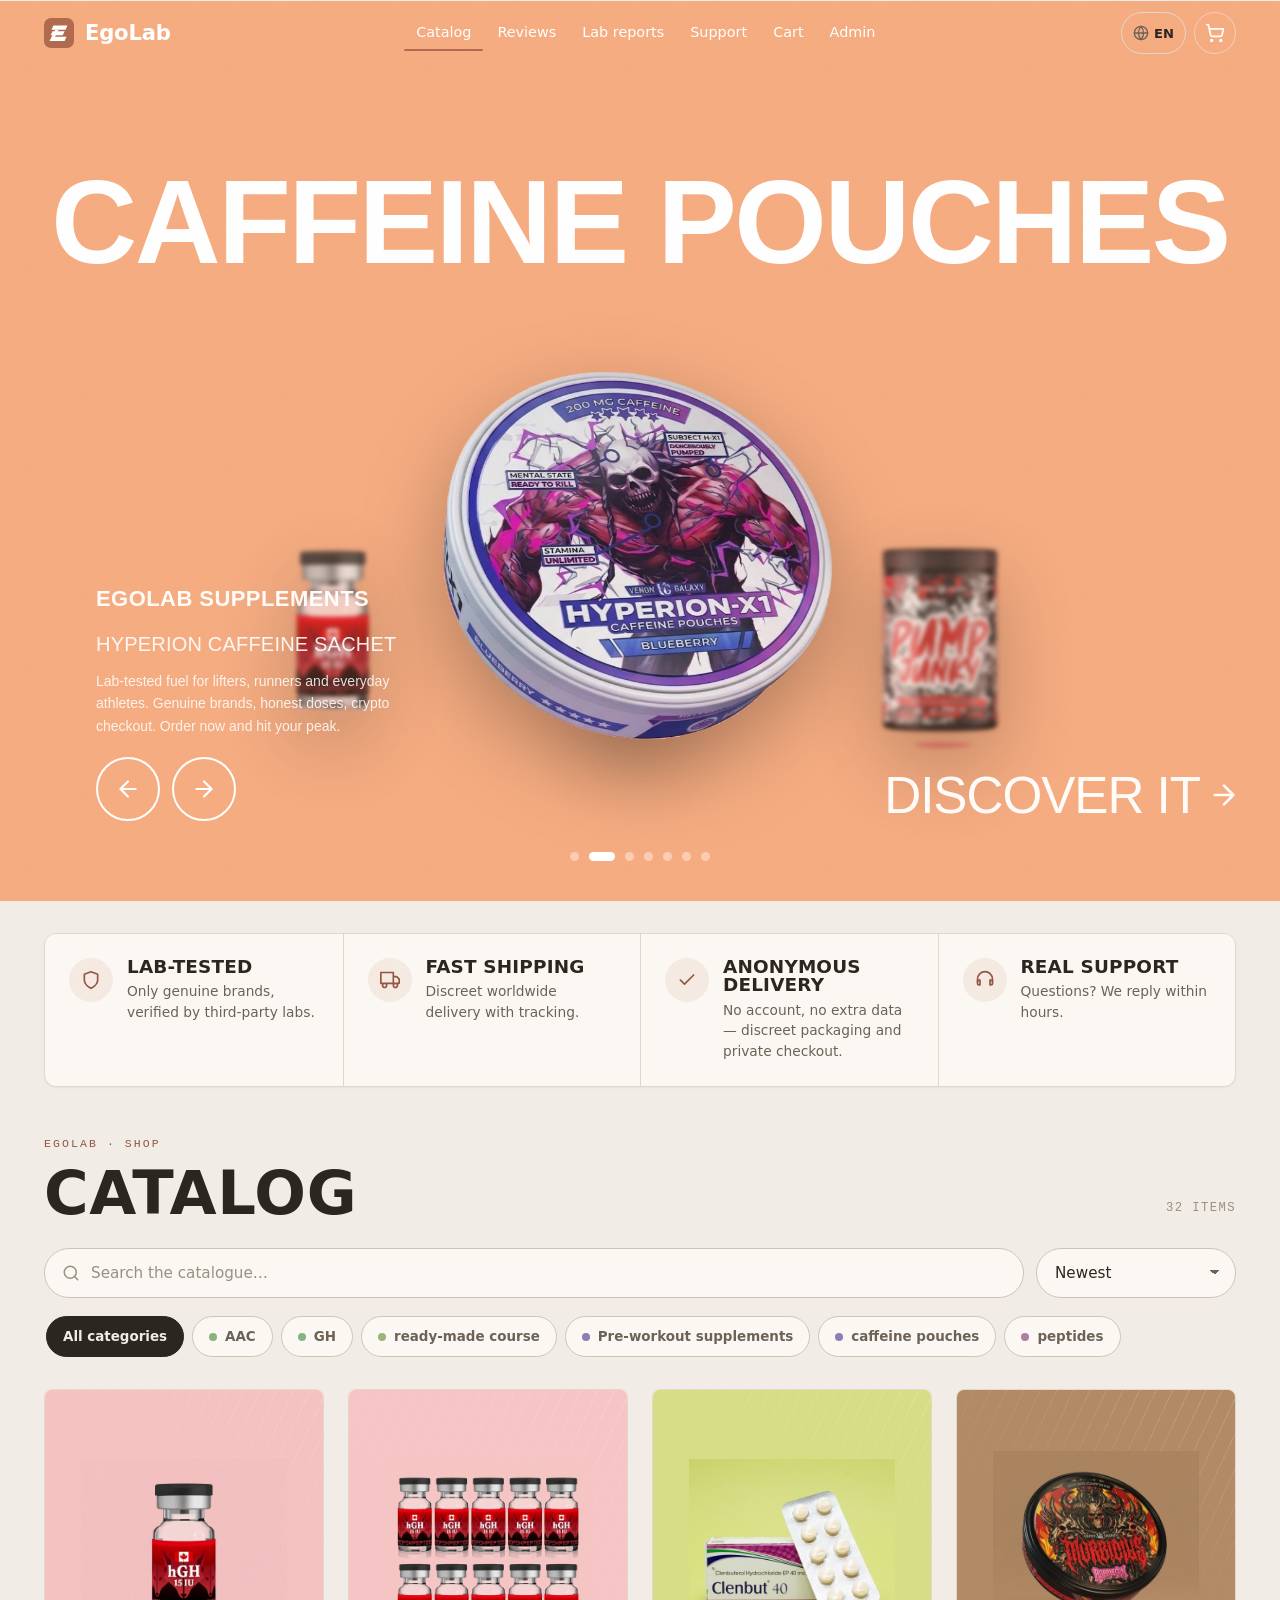
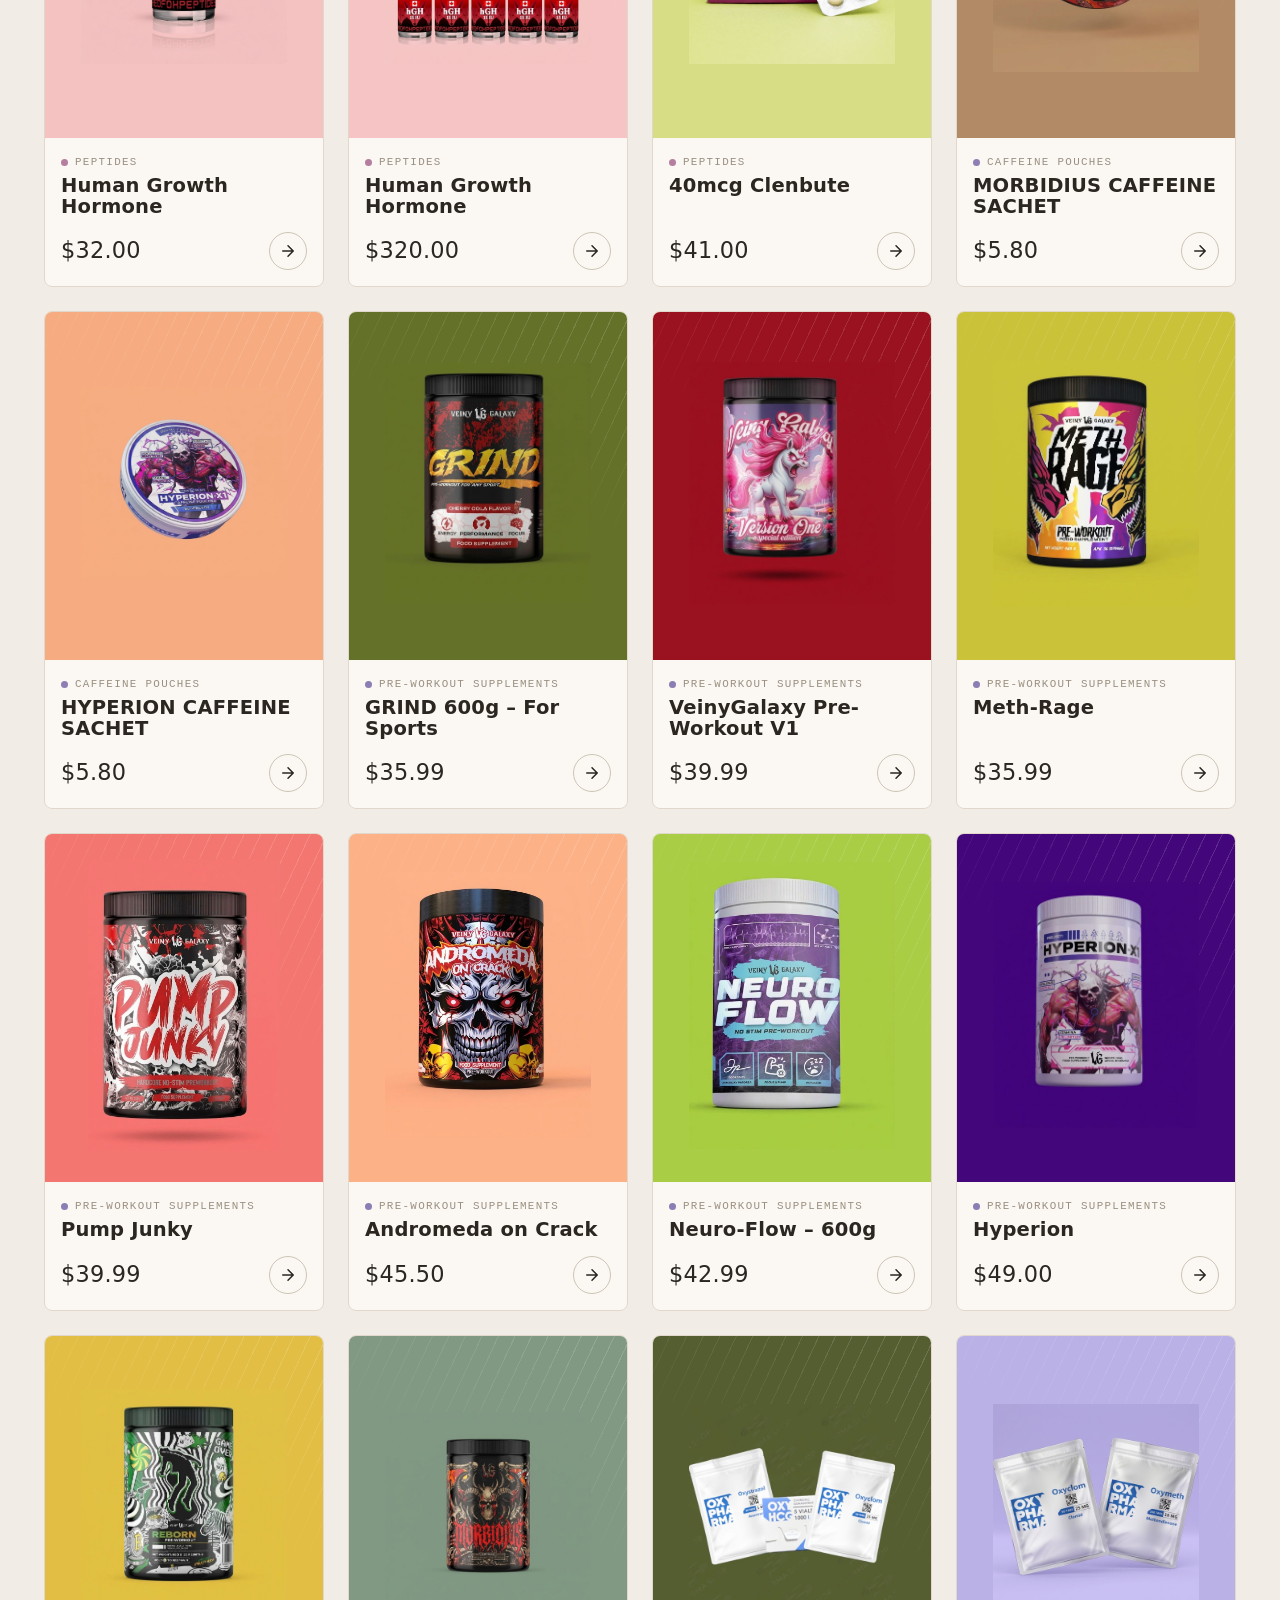
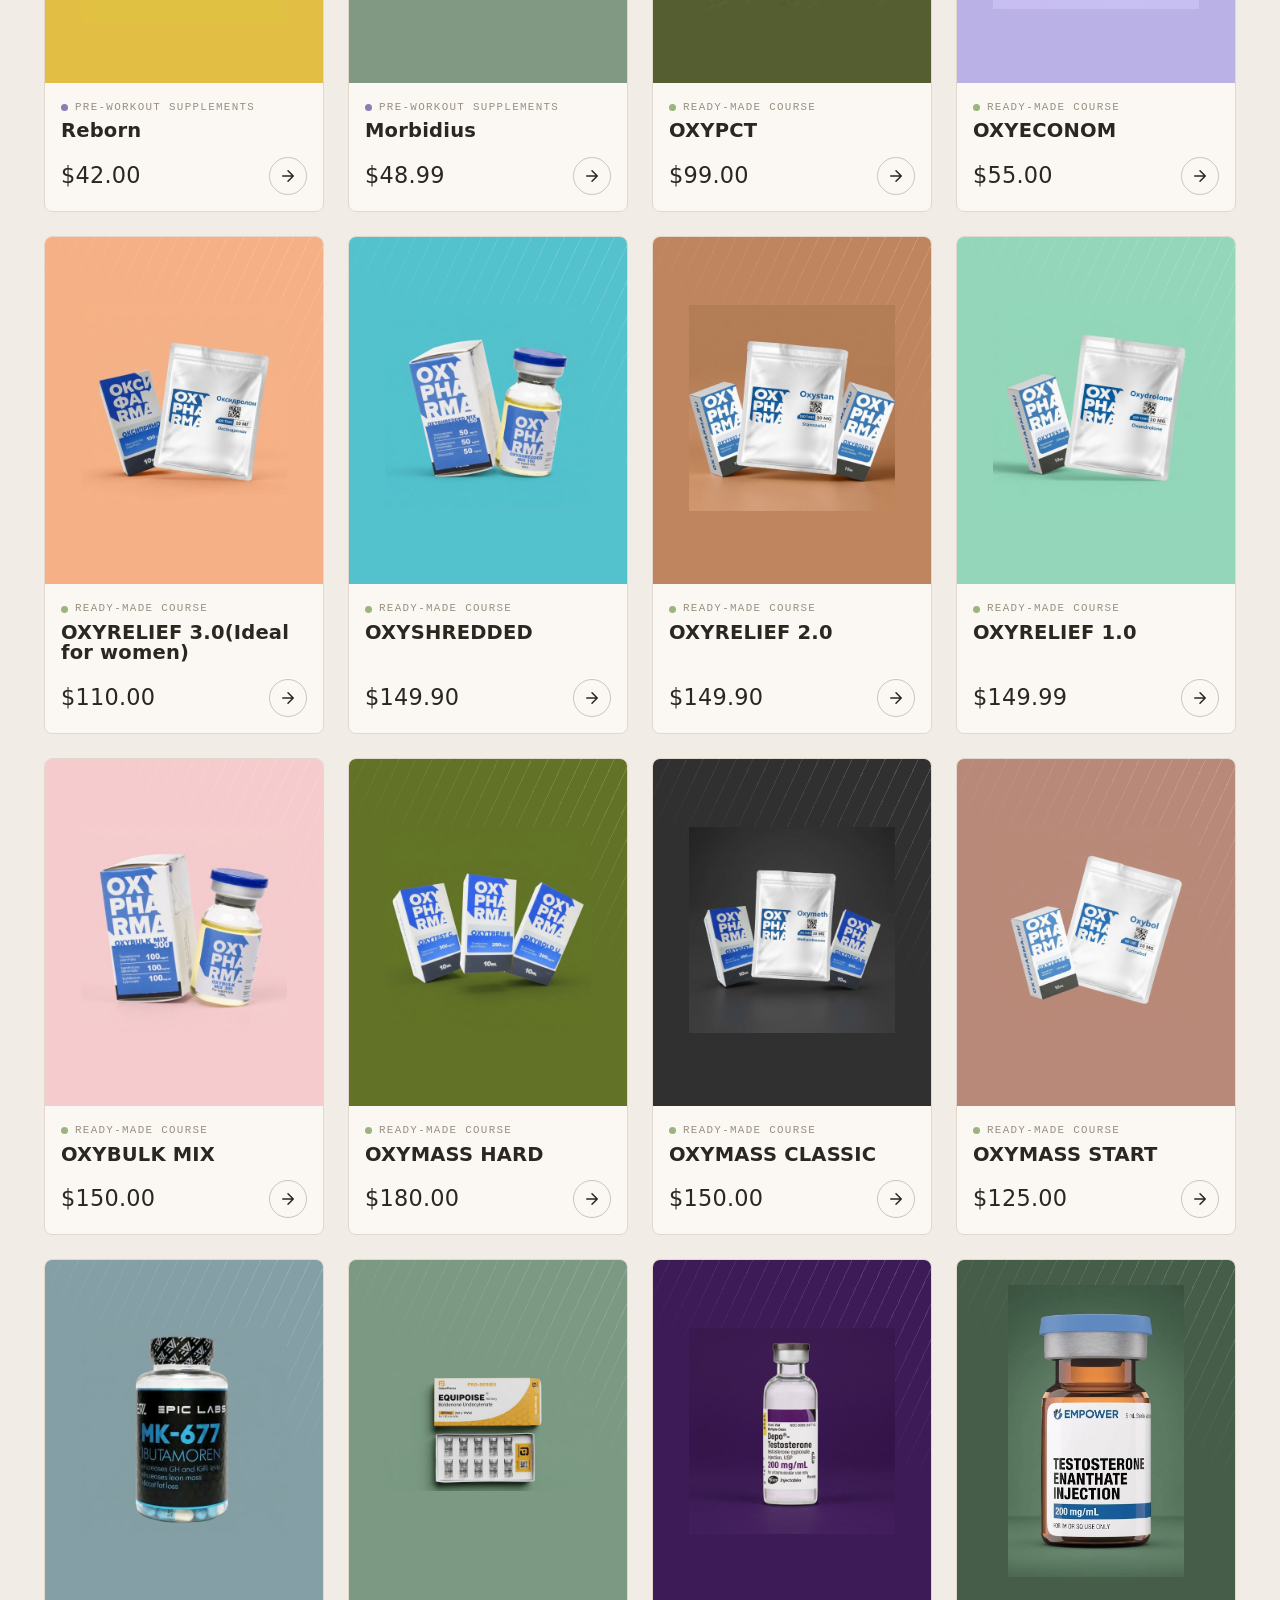
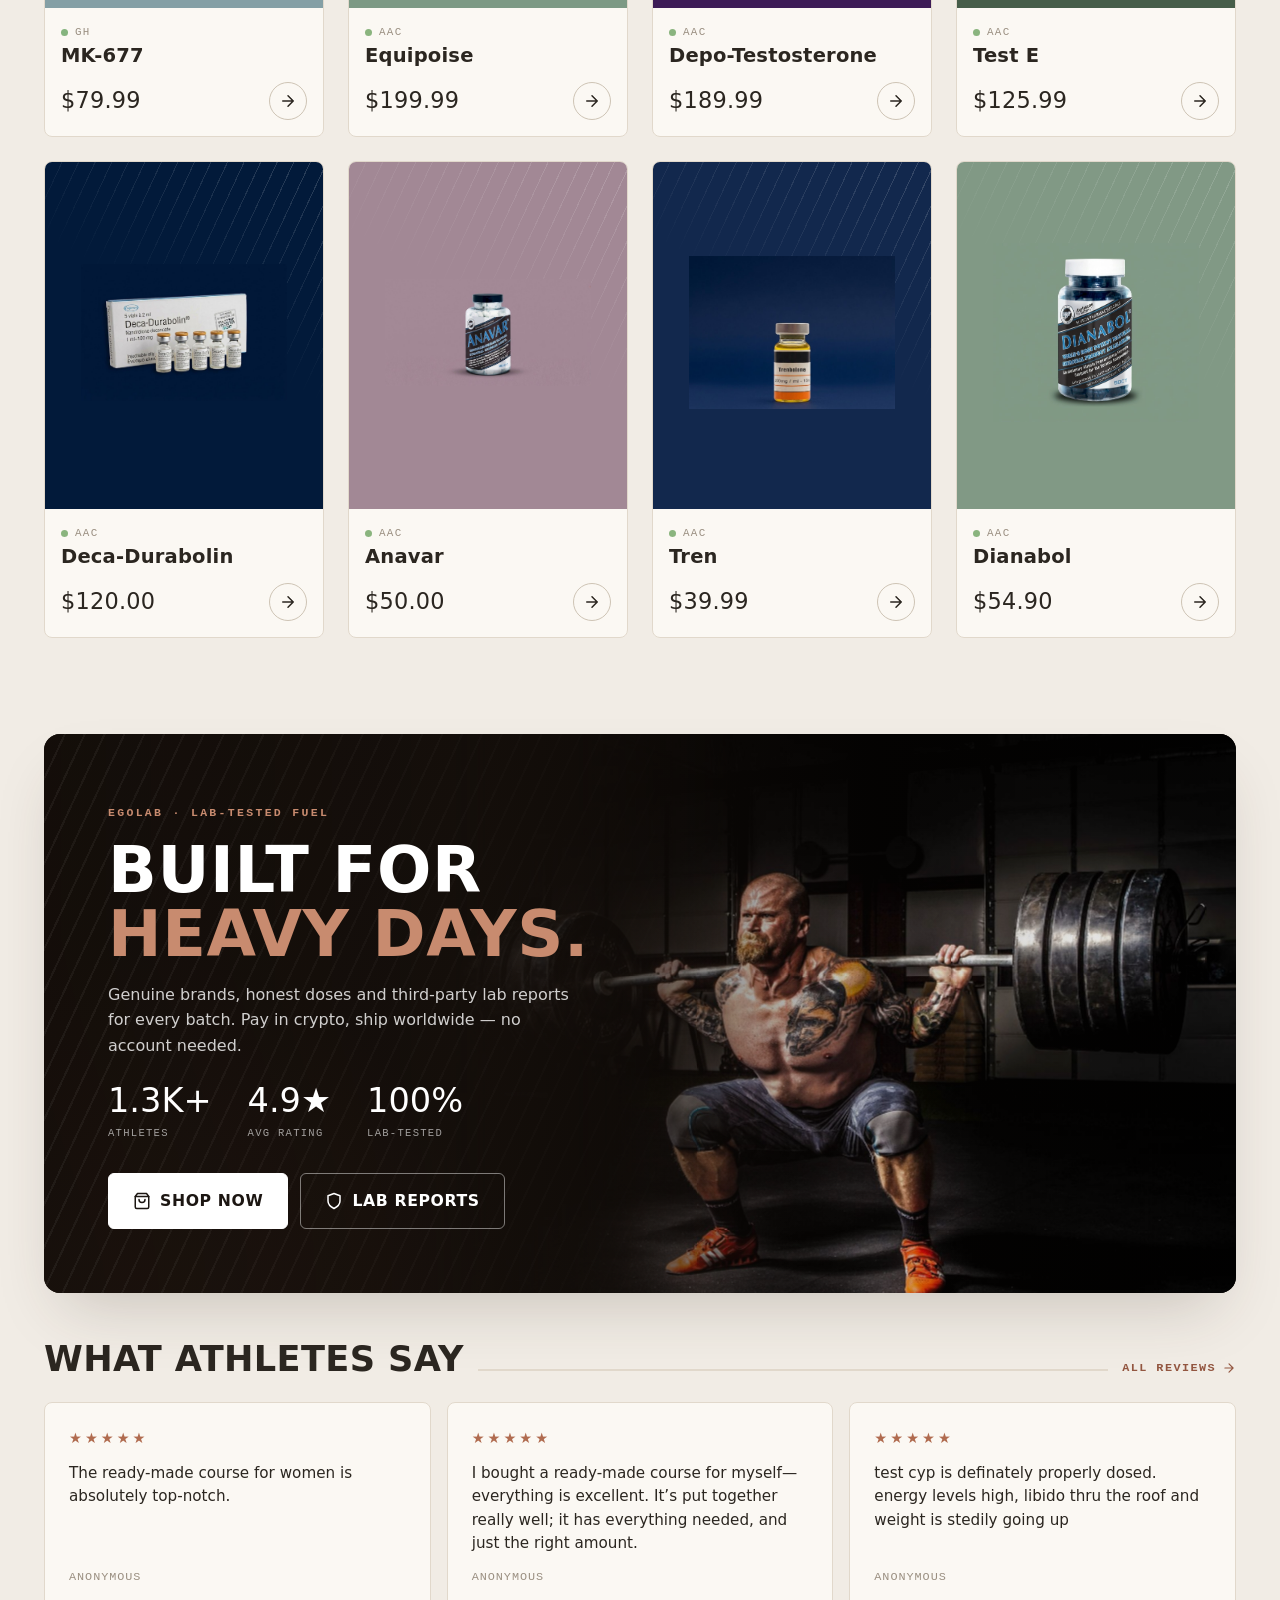
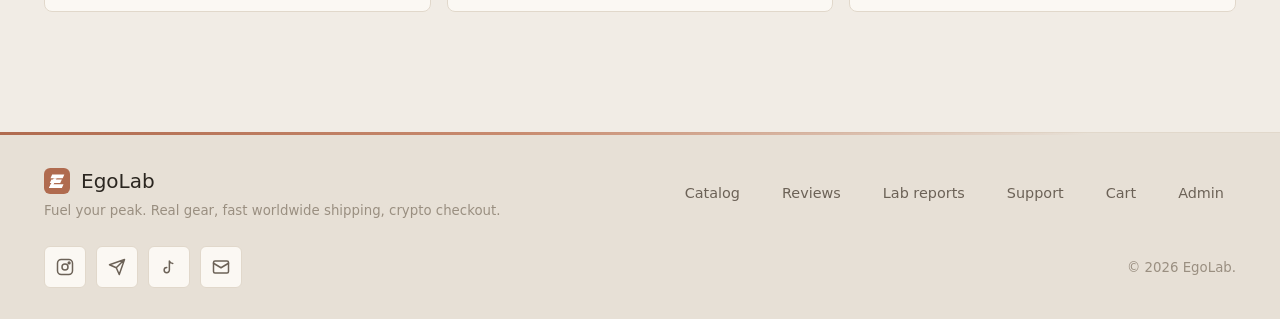
<file: index.html>
﻿<!doctype html>
<html lang="en">
<head>
  <meta charset="utf-8">
  <meta name="viewport" content="width=device-width, initial-scale=1">
  <meta http-equiv="Content-Security-Policy" content="default-src 'self'; script-src 'self'; style-src 'self' 'unsafe-inline' https://fonts.googleapis.com; font-src https://fonts.gstatic.com; img-src 'self' data: https:; connect-src 'self' https://api.telegram.org; object-src 'none'; base-uri 'self'; form-action 'self'; frame-src 'none'">
  <meta name="theme-color" content="#F1ECE5">
  <link rel="icon" href="data:image/svg+xml,%3Csvg%20xmlns='http://www.w3.org/2000/svg'%20viewBox='0%200%2064%2064'%3E%3Crect%20width='64'%20height='64'%20rx='15'%20fill='%23B06B4F'/%3E%3Cg%20fill='%23fff'%3E%3Cpath%20d='M20%2016%20L50%2016%20L46%2025%20L16%2025%20Z'/%3E%3Cpath%20d='M18.3%2028%20L44%2028%20L40%2037%20L14.3%2037%20Z'/%3E%3Cpath%20d='M16.6%2040%20L48%2040%20L44%2049%20L12.6%2049%20Z'/%3E%3Cpath%20d='M24%2025%20L31%2025%20L19%2049%20L12%2049%20Z'/%3E%3C/g%3E%3C/svg%3E">
  <link rel="preconnect" href="https://fonts.googleapis.com">
  <link rel="preconnect" href="https://fonts.gstatic.com" crossorigin>
  <link href="https://fonts.googleapis.com/css2?family=Anton&family=Russo+One&family=Inter:wght@400;500;600;700&display=swap" rel="stylesheet">
  <link rel="stylesheet" href="assets/css/styles.css?v=4">
  <title>EgoLab</title>
  <script src="assets/js/theme-init.js?v=4"></script>
</head>
<body data-page-title="Sports nutrition store">
  <main class="container" id="app"></main>
  <script type="module" src="assets/js/pages/catalog.js?v=4"></script>
</body>
</html>
</file>
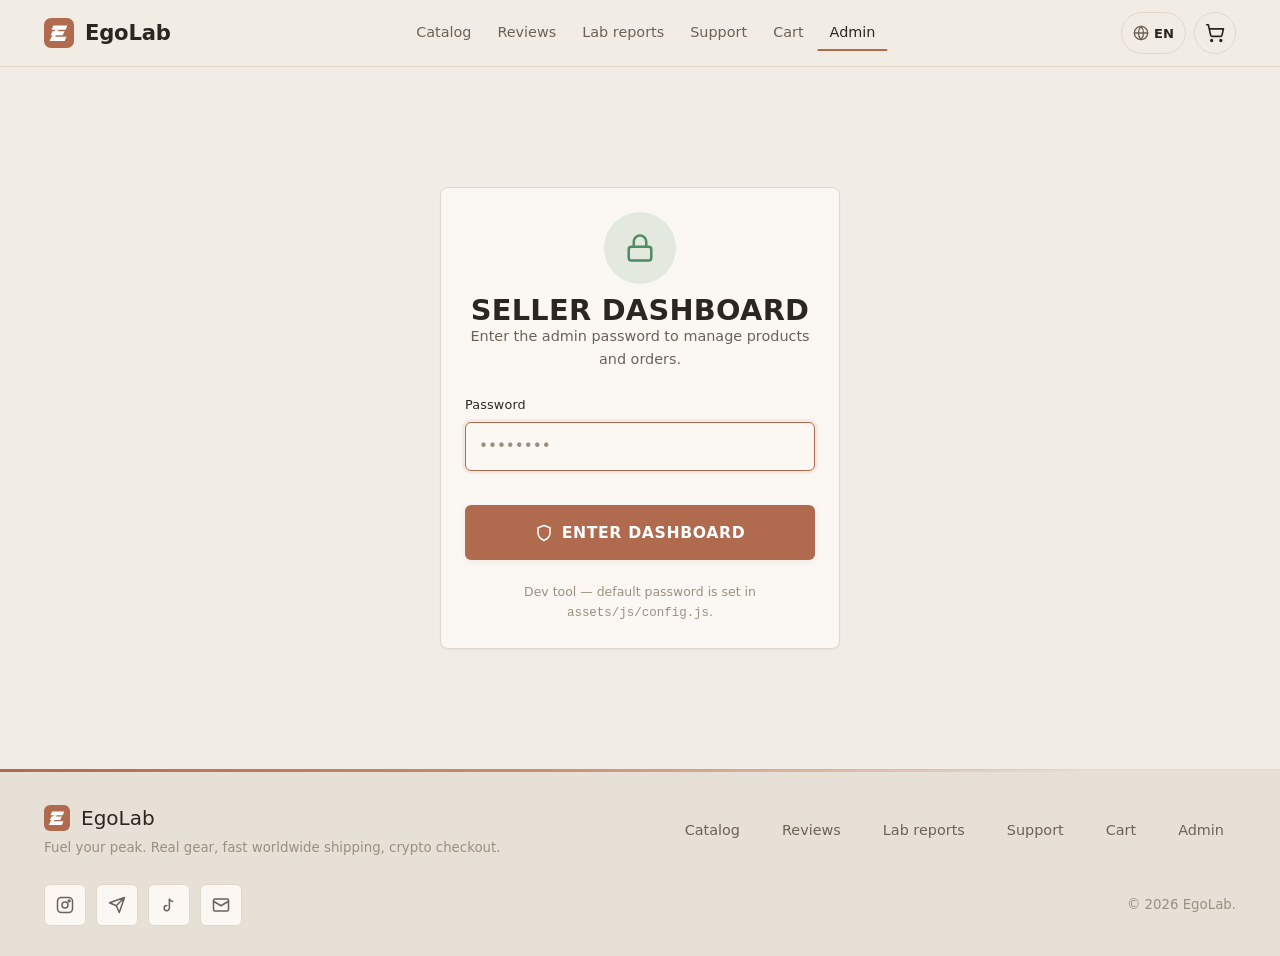
<file: admin.html>
﻿<!doctype html>
<html lang="en">
<head>
  <meta charset="utf-8">
  <meta name="viewport" content="width=device-width, initial-scale=1">
  <meta http-equiv="Content-Security-Policy" content="default-src 'self'; script-src 'self'; style-src 'self' 'unsafe-inline' https://fonts.googleapis.com; font-src https://fonts.gstatic.com; img-src 'self' data: https:; connect-src 'self' https://api.telegram.org; object-src 'none'; base-uri 'self'; form-action 'self'; frame-src 'none'">
  <meta name="theme-color" content="#F1ECE5">
  <link rel="icon" href="data:image/svg+xml,%3Csvg%20xmlns='http://www.w3.org/2000/svg'%20viewBox='0%200%2064%2064'%3E%3Crect%20width='64'%20height='64'%20rx='15'%20fill='%23B06B4F'/%3E%3Cg%20fill='%23fff'%3E%3Cpath%20d='M20%2016%20L50%2016%20L46%2025%20L16%2025%20Z'/%3E%3Cpath%20d='M18.3%2028%20L44%2028%20L40%2037%20L14.3%2037%20Z'/%3E%3Cpath%20d='M16.6%2040%20L48%2040%20L44%2049%20L12.6%2049%20Z'/%3E%3Cpath%20d='M24%2025%20L31%2025%20L19%2049%20L12%2049%20Z'/%3E%3C/g%3E%3C/svg%3E">
  <link rel="preconnect" href="https://fonts.googleapis.com">
  <link rel="preconnect" href="https://fonts.gstatic.com" crossorigin>
  <link rel="stylesheet" href="assets/css/styles.css?v=4">
  <title>EgoLab</title>
  <script src="assets/js/theme-init.js?v=4"></script>
</head>
<body data-page-title="Seller dashboard">
  <main class="container section" id="app"></main>
  <script type="module" src="assets/js/pages/admin.js?v=4"></script>
</body>
</html>
</file>
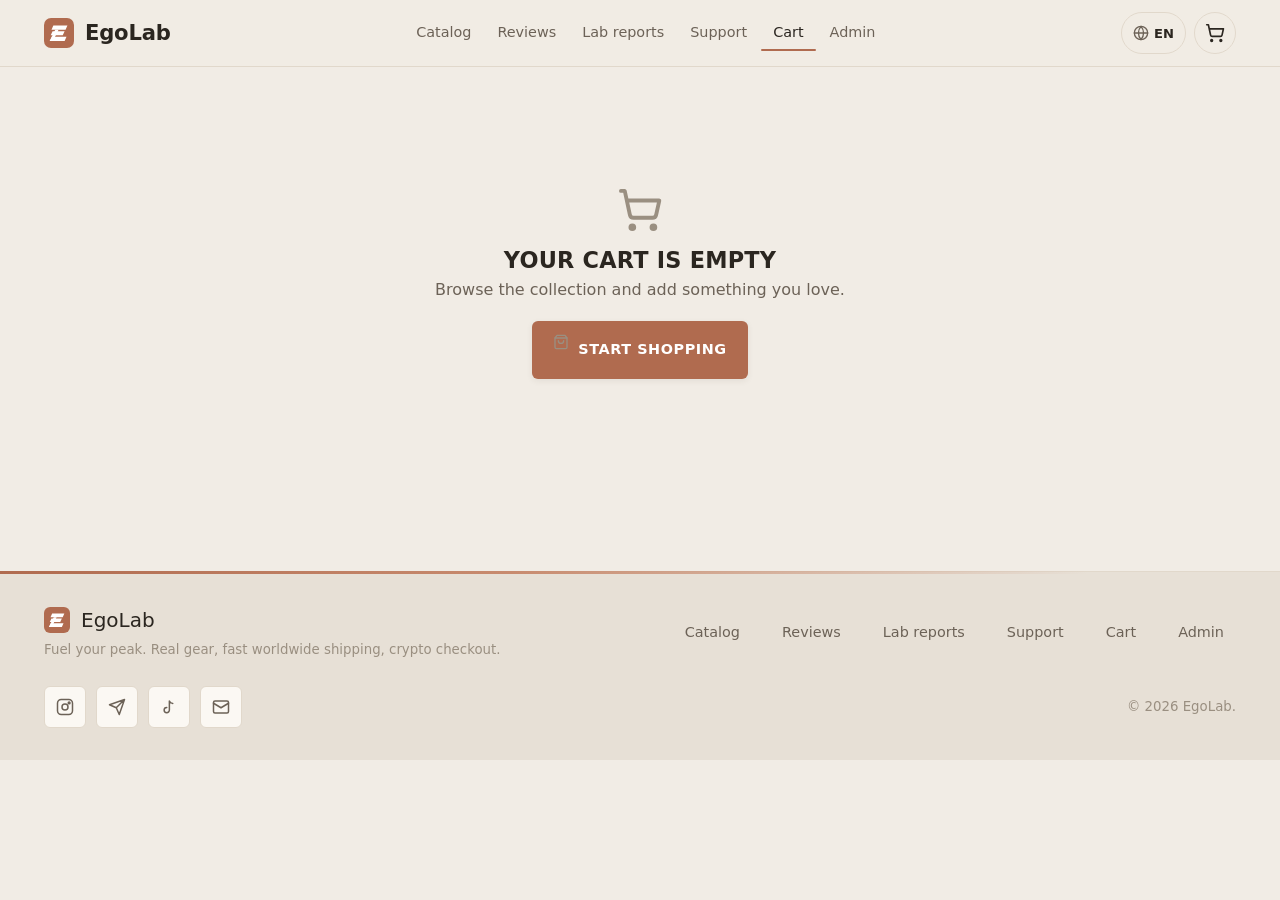
<file: cart.html>
﻿<!doctype html>
<html lang="en">
<head>
  <meta charset="utf-8">
  <meta name="viewport" content="width=device-width, initial-scale=1">
  <meta http-equiv="Content-Security-Policy" content="default-src 'self'; script-src 'self'; style-src 'self' 'unsafe-inline' https://fonts.googleapis.com; font-src https://fonts.gstatic.com; img-src 'self' data: https:; connect-src 'self' https://api.telegram.org; object-src 'none'; base-uri 'self'; form-action 'self'; frame-src 'none'">
  <meta name="theme-color" content="#F1ECE5">
  <link rel="icon" href="data:image/svg+xml,%3Csvg%20xmlns='http://www.w3.org/2000/svg'%20viewBox='0%200%2064%2064'%3E%3Crect%20width='64'%20height='64'%20rx='15'%20fill='%23B06B4F'/%3E%3Cg%20fill='%23fff'%3E%3Cpath%20d='M20%2016%20L50%2016%20L46%2025%20L16%2025%20Z'/%3E%3Cpath%20d='M18.3%2028%20L44%2028%20L40%2037%20L14.3%2037%20Z'/%3E%3Cpath%20d='M16.6%2040%20L48%2040%20L44%2049%20L12.6%2049%20Z'/%3E%3Cpath%20d='M24%2025%20L31%2025%20L19%2049%20L12%2049%20Z'/%3E%3C/g%3E%3C/svg%3E">
  <link rel="preconnect" href="https://fonts.googleapis.com">
  <link rel="preconnect" href="https://fonts.gstatic.com" crossorigin>
  <link rel="stylesheet" href="assets/css/styles.css?v=4">
  <title>EgoLab</title>
  <script src="assets/js/theme-init.js?v=4"></script>
</head>
<body data-page-title="Cart">
  <main class="container section" id="app"></main>
  <script type="module" src="assets/js/pages/cart.js?v=4"></script>
</body>
</html>
</file>
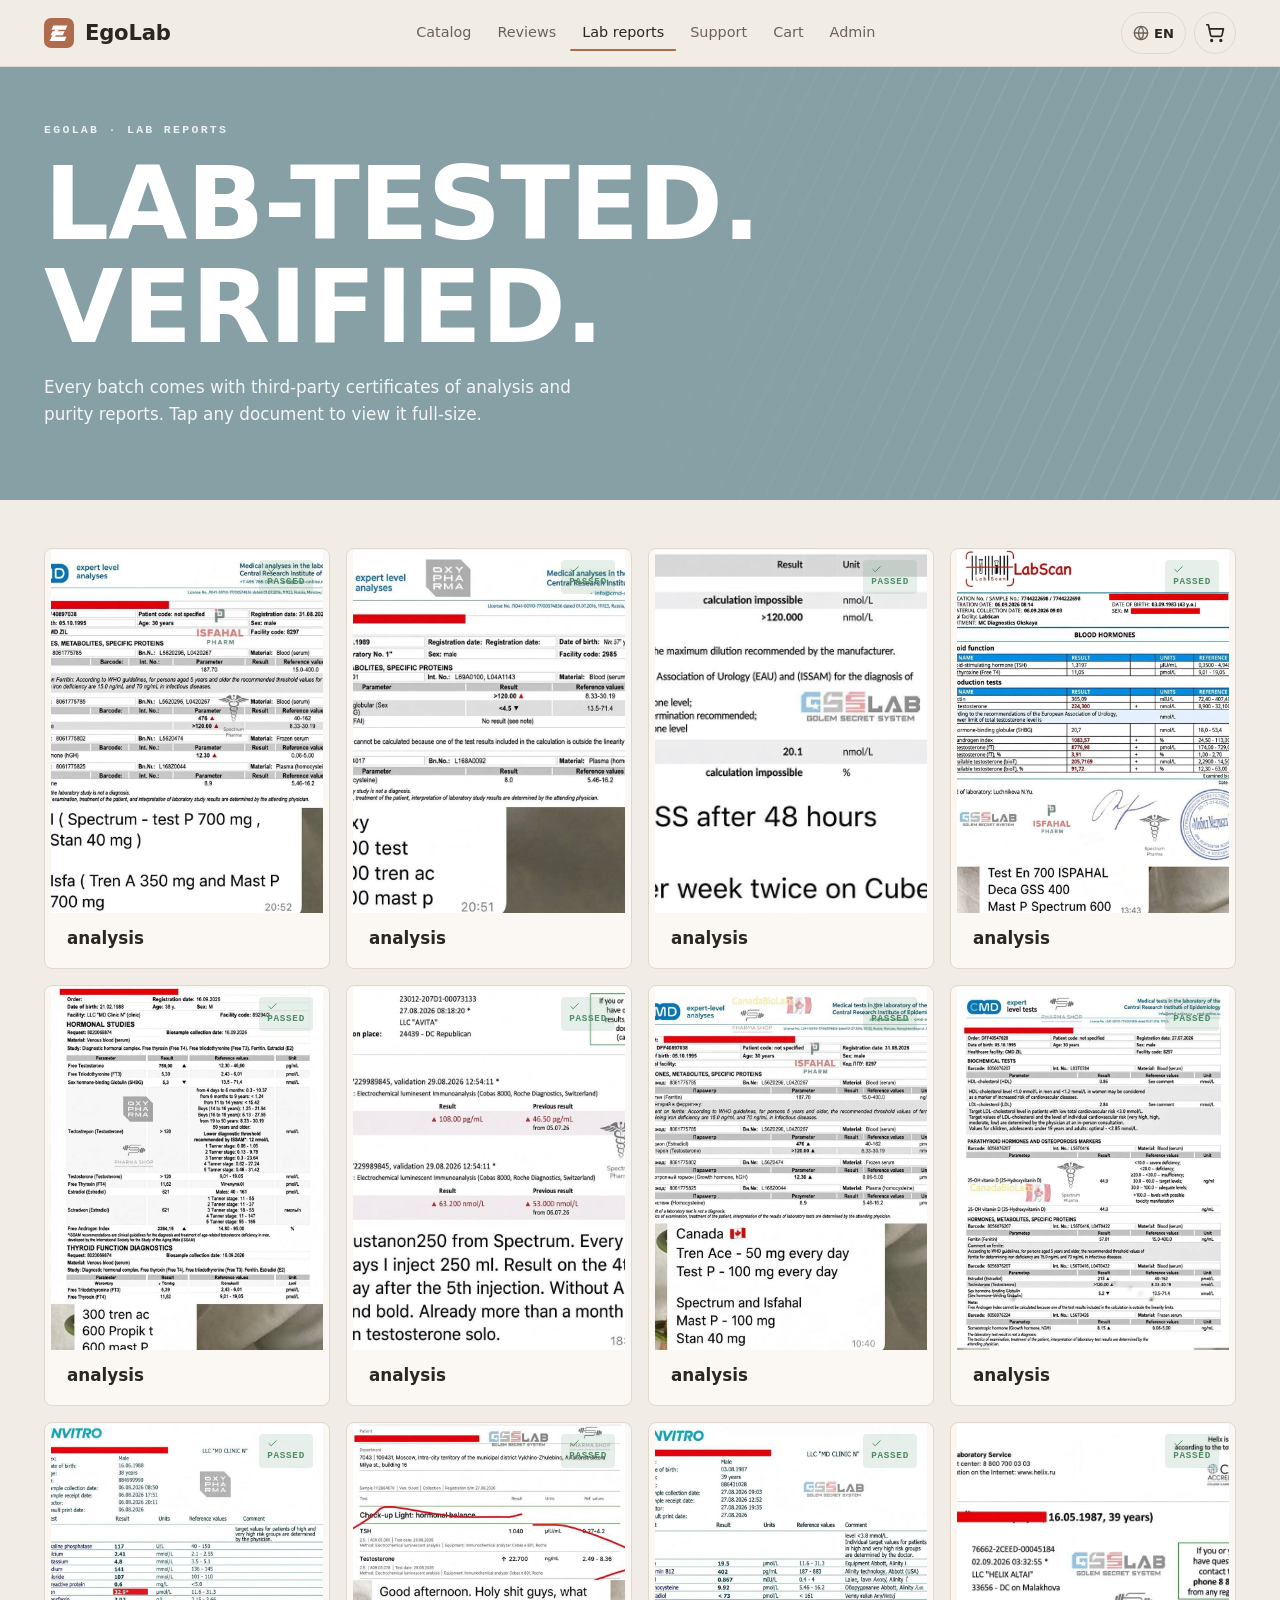
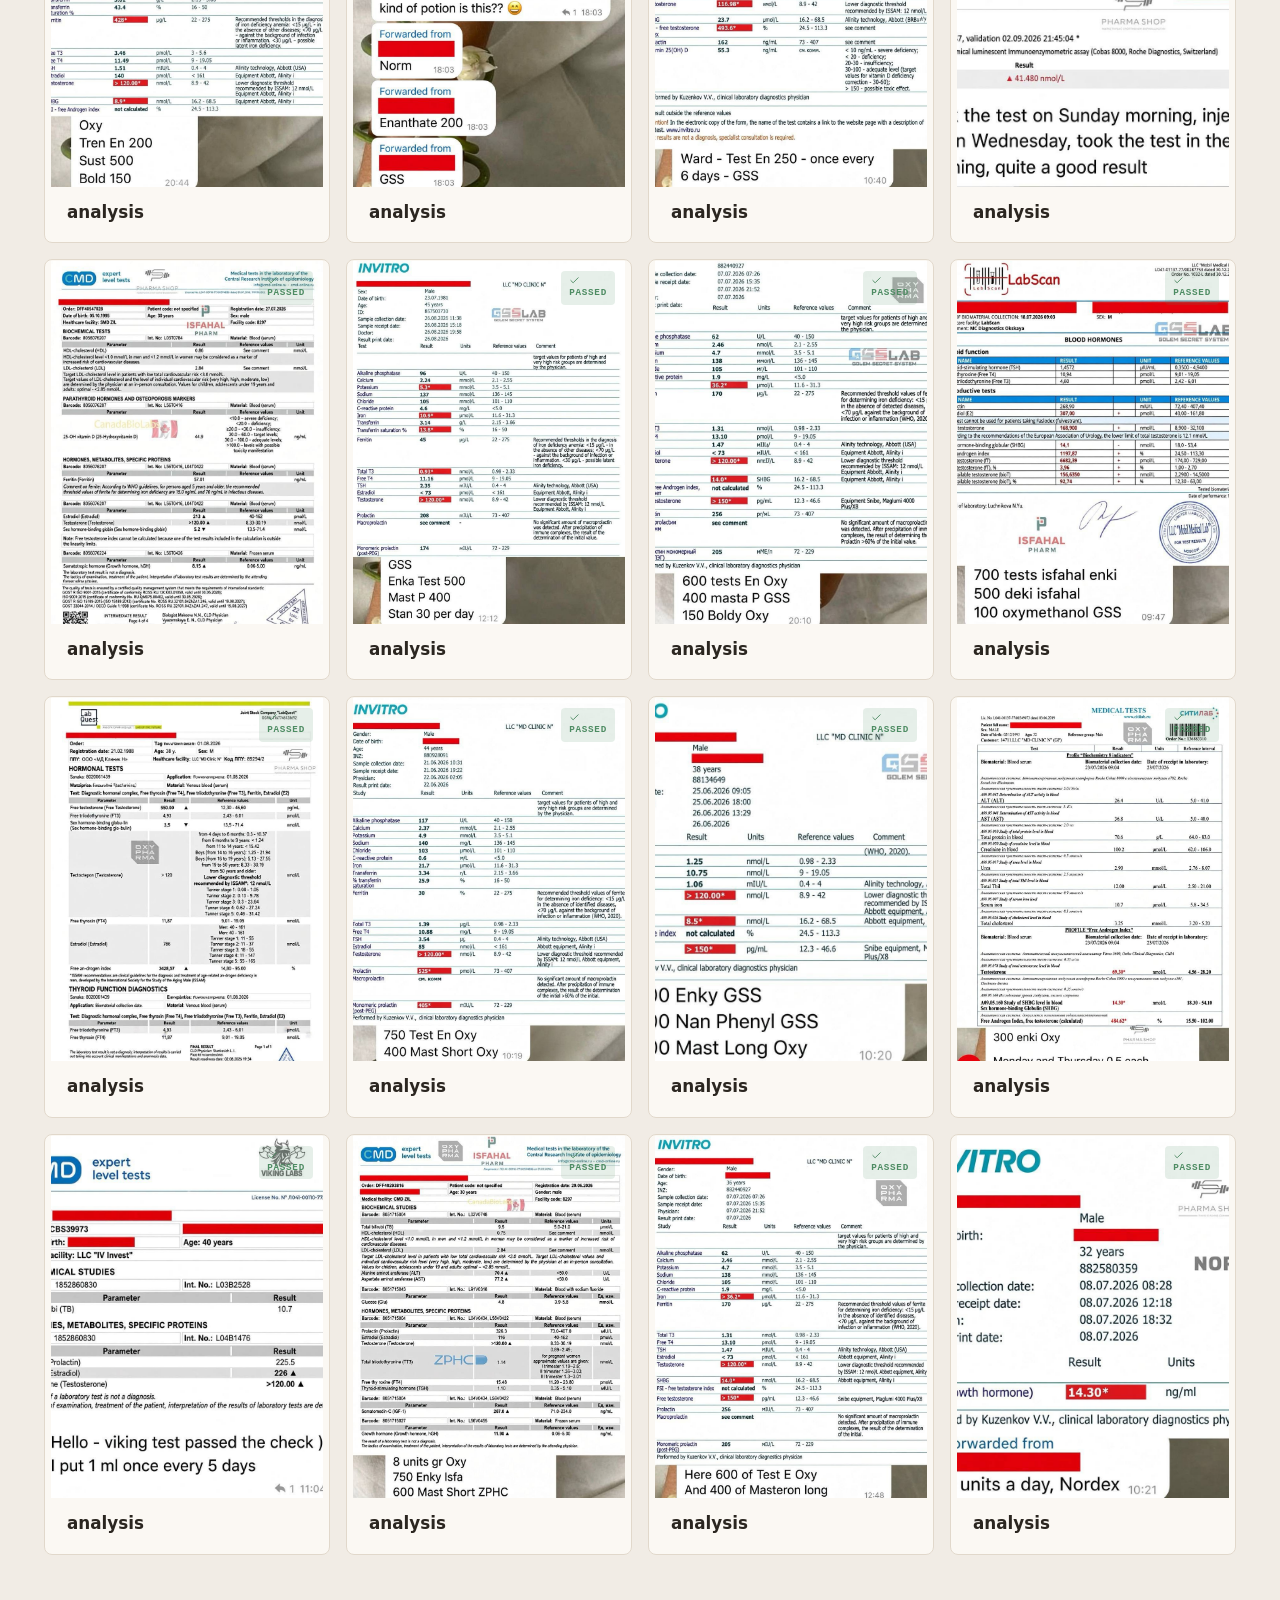
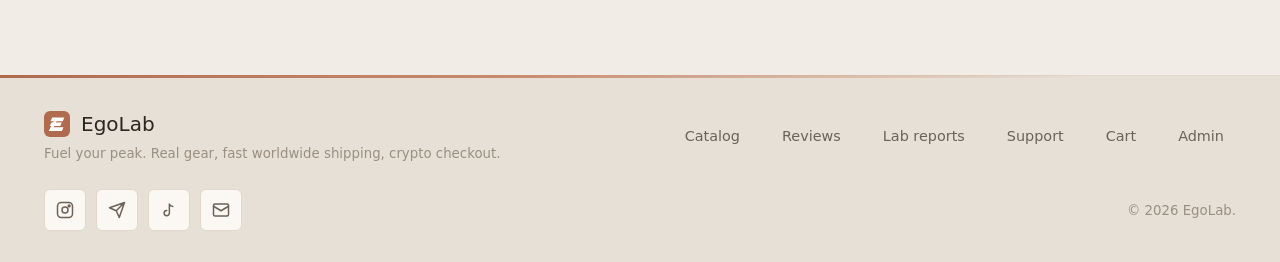
<file: certificates.html>
<!doctype html>
<html lang="en">
<head>
  <meta charset="utf-8">
  <meta name="viewport" content="width=device-width, initial-scale=1">
  <meta http-equiv="Content-Security-Policy" content="default-src 'self'; script-src 'self'; style-src 'self' 'unsafe-inline' https://fonts.googleapis.com; font-src https://fonts.gstatic.com; img-src 'self' data: https:; connect-src 'self' https://api.telegram.org; object-src 'none'; base-uri 'self'; form-action 'self'; frame-src 'none'">
  <meta name="theme-color" content="#F1ECE5">
  <link rel="icon" href="data:image/svg+xml,%3Csvg%20xmlns='http://www.w3.org/2000/svg'%20viewBox='0%200%2064%2064'%3E%3Crect%20width='64'%20height='64'%20rx='15'%20fill='%23B06B4F'/%3E%3Cg%20fill='%23fff'%3E%3Cpath%20d='M20%2016%20L50%2016%20L46%2025%20L16%2025%20Z'/%3E%3Cpath%20d='M18.3%2028%20L44%2028%20L40%2037%20L14.3%2037%20Z'/%3E%3Cpath%20d='M16.6%2040%20L48%2040%20L44%2049%20L12.6%2049%20Z'/%3E%3Cpath%20d='M24%2025%20L31%2025%20L19%2049%20L12%2049%20Z'/%3E%3C/g%3E%3C/svg%3E">
  <link rel="preconnect" href="https://fonts.googleapis.com">
  <link rel="preconnect" href="https://fonts.gstatic.com" crossorigin>
  <link rel="stylesheet" href="assets/css/styles.css?v=4">
  <title>EgoLab</title>
  <script src="assets/js/theme-init.js?v=4"></script>
</head>
<body data-page-title="Lab reports">
  <main class="container" id="app"></main>
  <script type="module" src="assets/js/pages/certificates.js?v=4"></script>
</body>
</html>
</file>
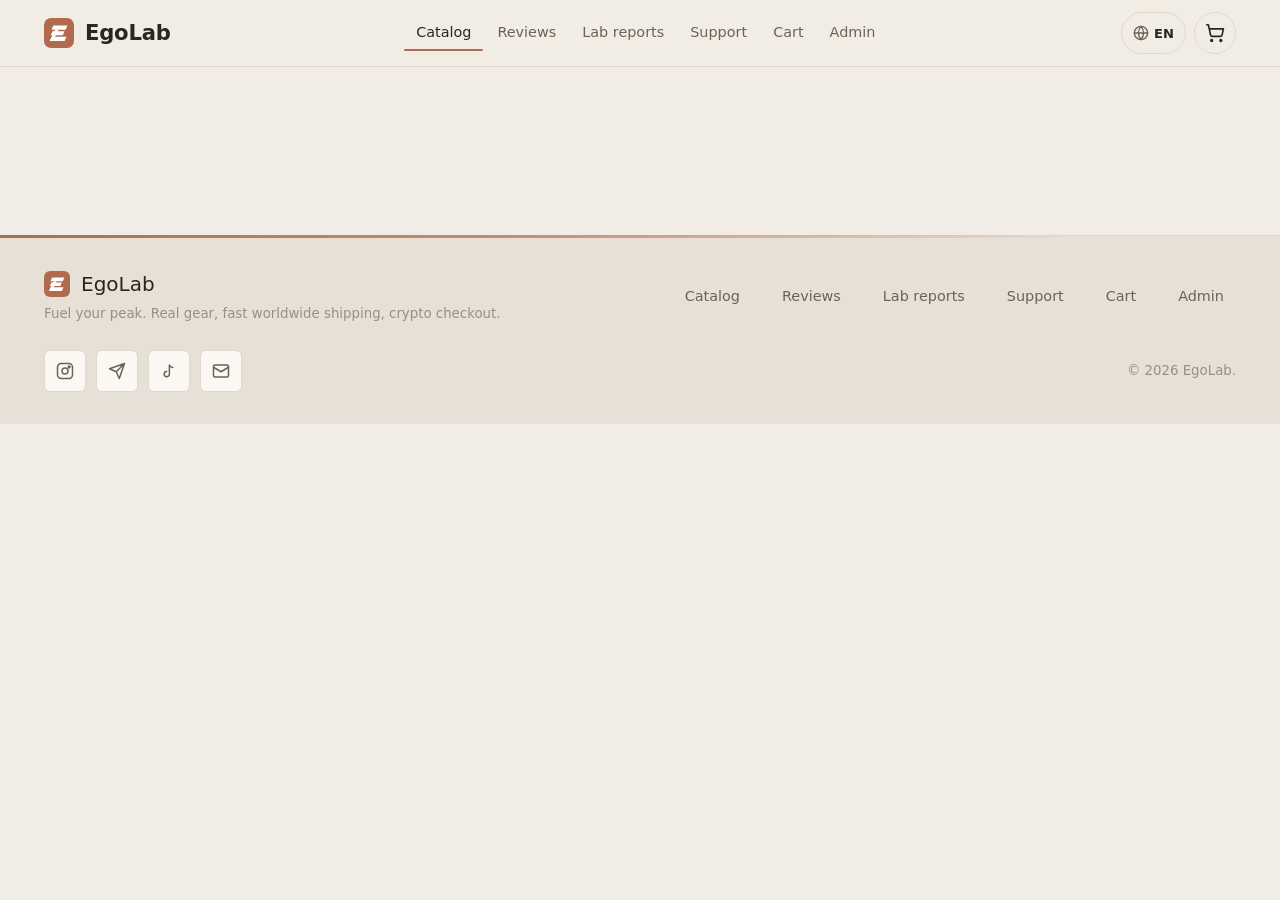
<file: order.html>
﻿<!doctype html>
<html lang="en">
<head>
  <meta charset="utf-8">
  <meta name="viewport" content="width=device-width, initial-scale=1">
  <meta http-equiv="Content-Security-Policy" content="default-src 'self'; script-src 'self'; style-src 'self' 'unsafe-inline' https://fonts.googleapis.com; font-src https://fonts.gstatic.com; img-src 'self' data: https:; connect-src 'self' https://api.telegram.org; object-src 'none'; base-uri 'self'; form-action 'self'; frame-src 'none'">
  <meta name="theme-color" content="#F1ECE5">
  <link rel="icon" href="data:image/svg+xml,%3Csvg%20xmlns='http://www.w3.org/2000/svg'%20viewBox='0%200%2064%2064'%3E%3Crect%20width='64'%20height='64'%20rx='15'%20fill='%23B06B4F'/%3E%3Cg%20fill='%23fff'%3E%3Cpath%20d='M20%2016%20L50%2016%20L46%2025%20L16%2025%20Z'/%3E%3Cpath%20d='M18.3%2028%20L44%2028%20L40%2037%20L14.3%2037%20Z'/%3E%3Cpath%20d='M16.6%2040%20L48%2040%20L44%2049%20L12.6%2049%20Z'/%3E%3Cpath%20d='M24%2025%20L31%2025%20L19%2049%20L12%2049%20Z'/%3E%3C/g%3E%3C/svg%3E">
  <link rel="preconnect" href="https://fonts.googleapis.com">
  <link rel="preconnect" href="https://fonts.gstatic.com" crossorigin>
  <link rel="stylesheet" href="assets/css/styles.css?v=4">
  <title>EgoLab</title>
  <script src="assets/js/theme-init.js?v=4"></script>
</head>
<body data-page-title="Order confirmation">
  <main class="container section" id="app"></main>
  <script type="module" src="assets/js/pages/order.js?v=4"></script>
</body>
</html>
</file>
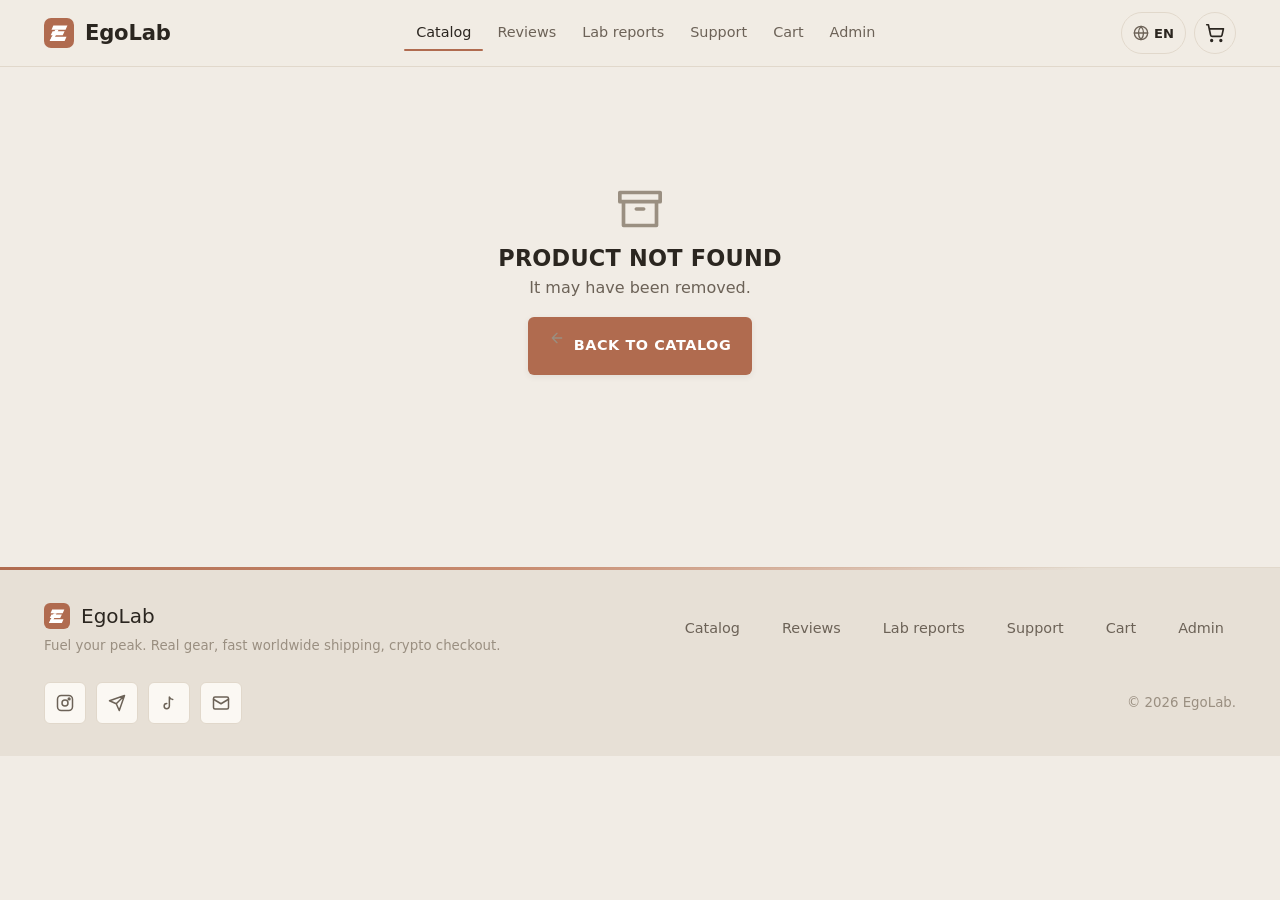
<file: product.html>
﻿<!doctype html>
<html lang="en">
<head>
  <meta charset="utf-8">
  <meta name="viewport" content="width=device-width, initial-scale=1">
  <meta http-equiv="Content-Security-Policy" content="default-src 'self'; script-src 'self'; style-src 'self' 'unsafe-inline' https://fonts.googleapis.com; font-src https://fonts.gstatic.com; img-src 'self' data: https:; connect-src 'self' https://api.telegram.org; object-src 'none'; base-uri 'self'; form-action 'self'; frame-src 'none'">
  <meta name="theme-color" content="#F1ECE5">
  <link rel="icon" href="data:image/svg+xml,%3Csvg%20xmlns='http://www.w3.org/2000/svg'%20viewBox='0%200%2064%2064'%3E%3Crect%20width='64'%20height='64'%20rx='15'%20fill='%23B06B4F'/%3E%3Cg%20fill='%23fff'%3E%3Cpath%20d='M20%2016%20L50%2016%20L46%2025%20L16%2025%20Z'/%3E%3Cpath%20d='M18.3%2028%20L44%2028%20L40%2037%20L14.3%2037%20Z'/%3E%3Cpath%20d='M16.6%2040%20L48%2040%20L44%2049%20L12.6%2049%20Z'/%3E%3Cpath%20d='M24%2025%20L31%2025%20L19%2049%20L12%2049%20Z'/%3E%3C/g%3E%3C/svg%3E">
  <link rel="preconnect" href="https://fonts.googleapis.com">
  <link rel="preconnect" href="https://fonts.gstatic.com" crossorigin>
  <link rel="stylesheet" href="assets/css/styles.css?v=4">
  <title>EgoLab</title>
  <script src="assets/js/theme-init.js?v=4"></script>
</head>
<body data-page-title="Product">
  <main class="container section" id="app"></main>
  <script type="module" src="assets/js/pages/product.js?v=4"></script>
</body>
</html>
</file>
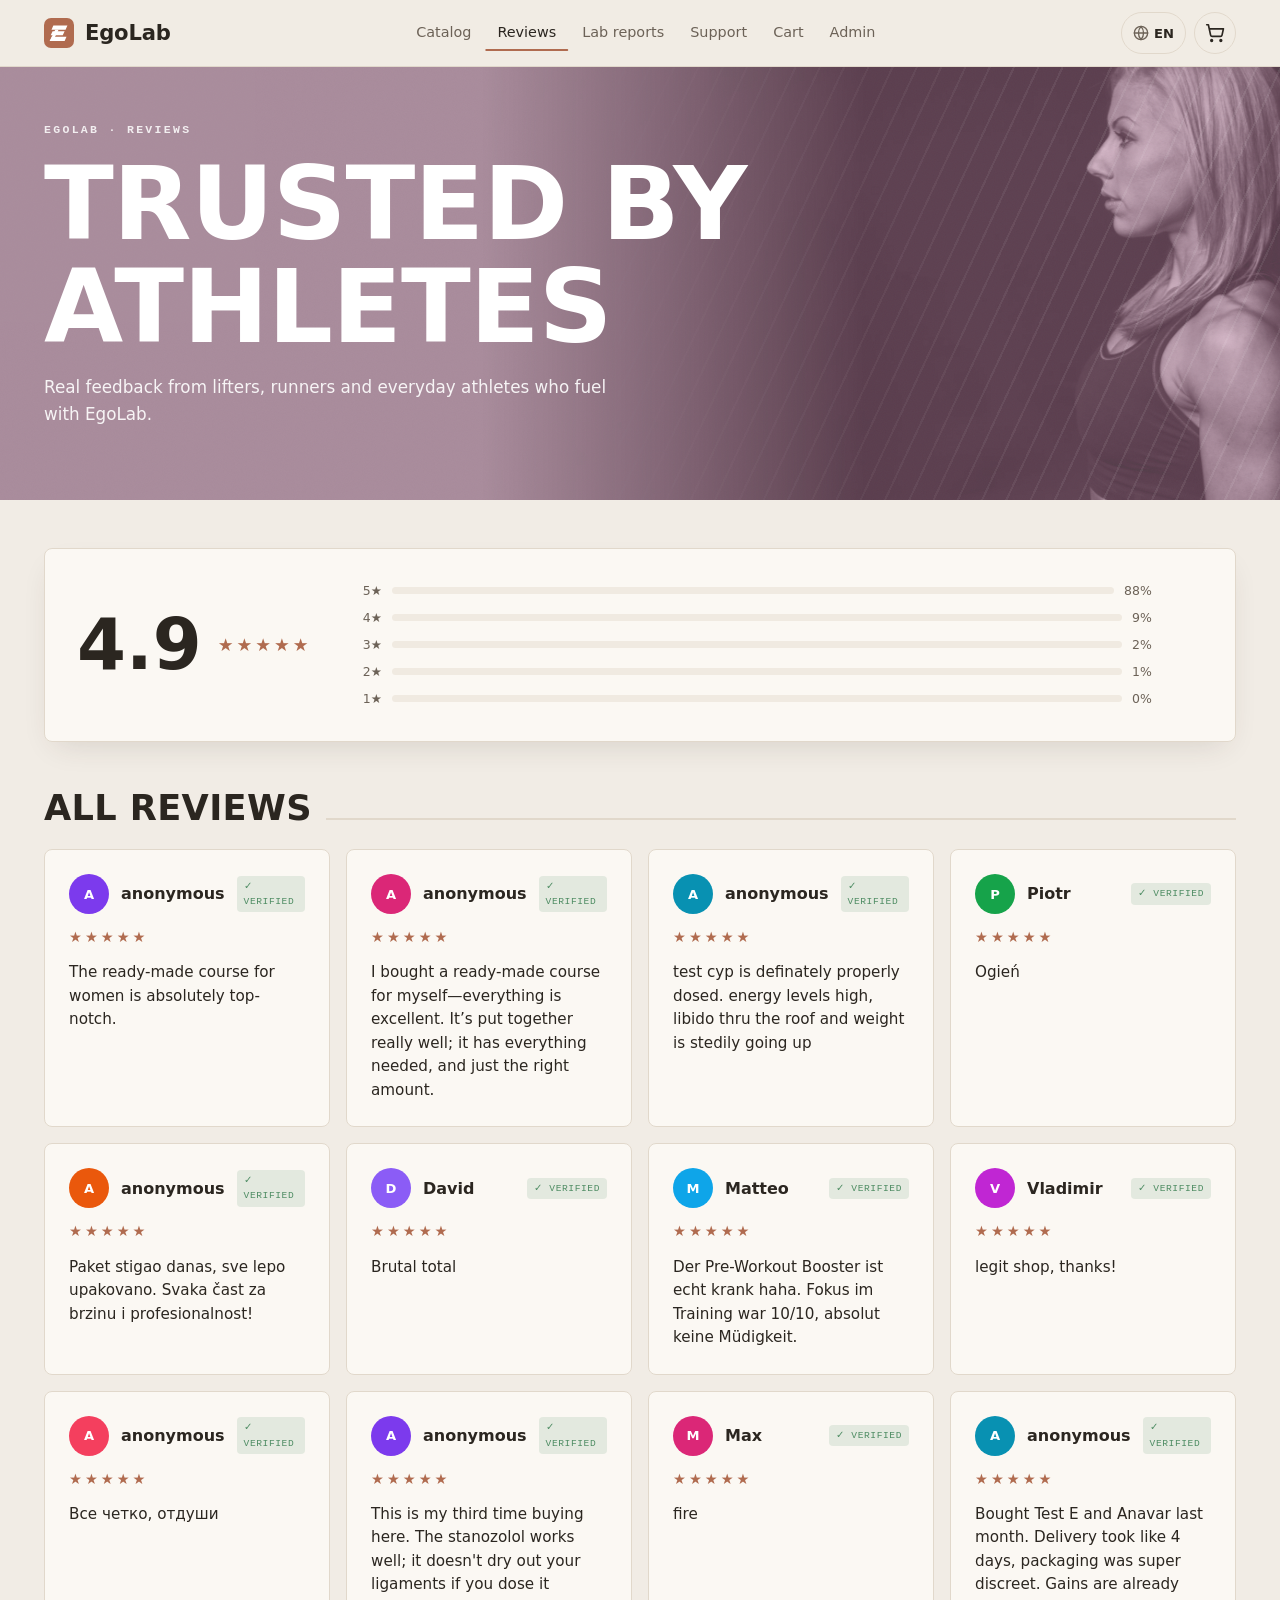
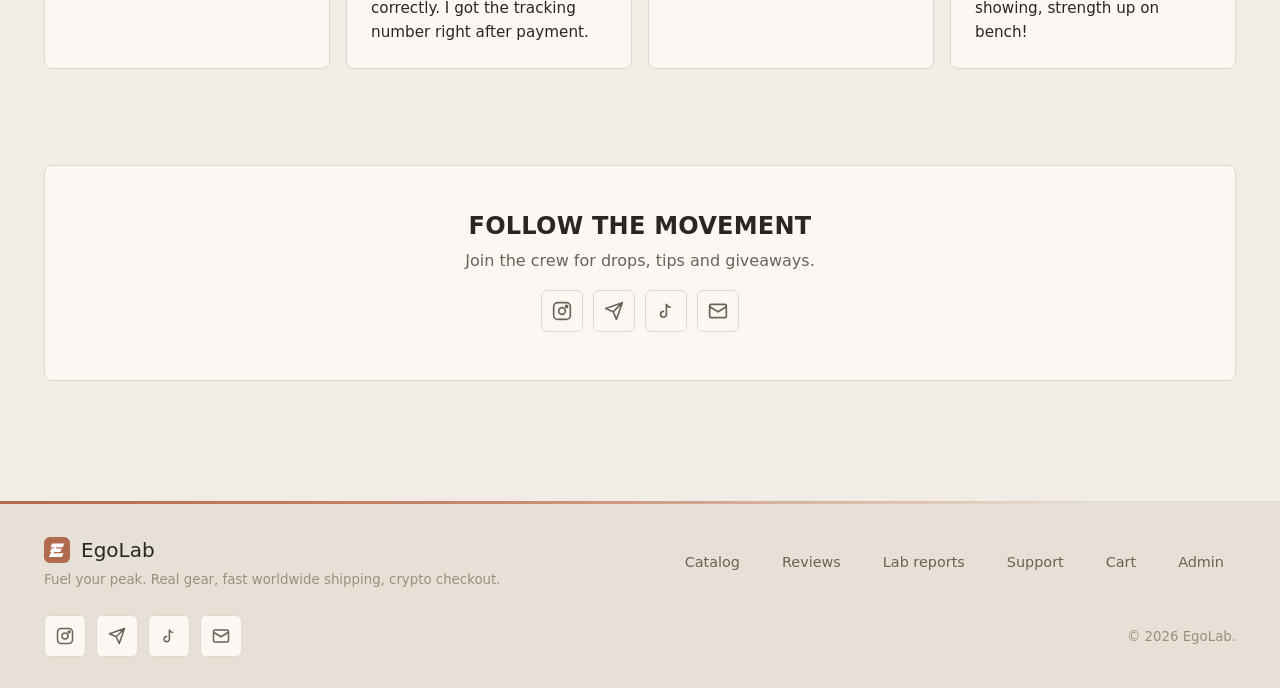
<file: reviews.html>
<!doctype html>
<html lang="en">
<head>
  <meta charset="utf-8">
  <meta name="viewport" content="width=device-width, initial-scale=1">
  <meta http-equiv="Content-Security-Policy" content="default-src 'self'; script-src 'self'; style-src 'self' 'unsafe-inline' https://fonts.googleapis.com; font-src https://fonts.gstatic.com; img-src 'self' data: https:; connect-src 'self' https://api.telegram.org; object-src 'none'; base-uri 'self'; form-action 'self'; frame-src 'none'">
  <meta name="theme-color" content="#F1ECE5">
  <link rel="icon" href="data:image/svg+xml,%3Csvg%20xmlns='http://www.w3.org/2000/svg'%20viewBox='0%200%2064%2064'%3E%3Crect%20width='64'%20height='64'%20rx='15'%20fill='%23B06B4F'/%3E%3Cg%20fill='%23fff'%3E%3Cpath%20d='M20%2016%20L50%2016%20L46%2025%20L16%2025%20Z'/%3E%3Cpath%20d='M18.3%2028%20L44%2028%20L40%2037%20L14.3%2037%20Z'/%3E%3Cpath%20d='M16.6%2040%20L48%2040%20L44%2049%20L12.6%2049%20Z'/%3E%3Cpath%20d='M24%2025%20L31%2025%20L19%2049%20L12%2049%20Z'/%3E%3C/g%3E%3C/svg%3E">
  <link rel="preconnect" href="https://fonts.googleapis.com">
  <link rel="preconnect" href="https://fonts.gstatic.com" crossorigin>
  <link rel="stylesheet" href="assets/css/styles.css?v=4">
  <title>EgoLab</title>
  <script src="assets/js/theme-init.js?v=4"></script>
</head>
<body data-page-title="Reviews">
  <main class="container" id="app"></main>
  <script type="module" src="assets/js/pages/reviews.js?v=4"></script>
</body>
</html>
</file>
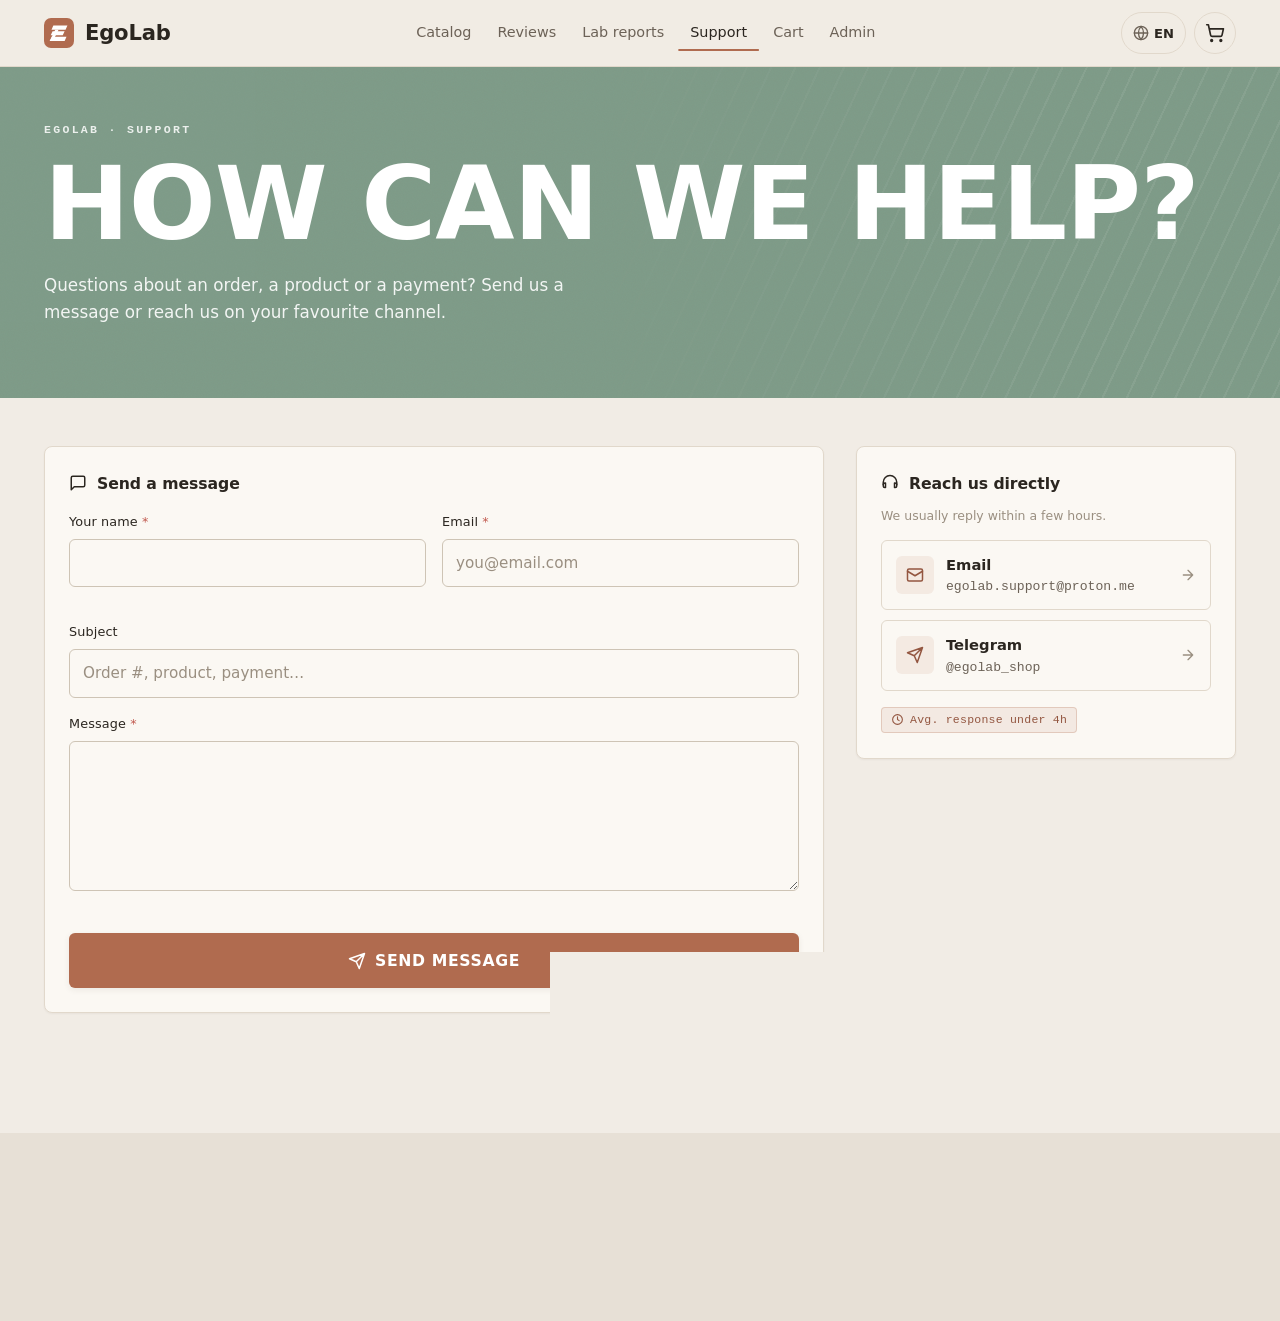
<file: support.html>
﻿<!doctype html>
<html lang="en">
<head>
  <meta charset="utf-8">
  <meta name="viewport" content="width=device-width, initial-scale=1">
  <meta http-equiv="Content-Security-Policy" content="default-src 'self'; script-src 'self'; style-src 'self' 'unsafe-inline' https://fonts.googleapis.com; font-src https://fonts.gstatic.com; img-src 'self' data: https:; connect-src 'self' https://api.telegram.org; object-src 'none'; base-uri 'self'; form-action 'self'; frame-src 'none'">
  <meta name="theme-color" content="#F1ECE5">
  <link rel="icon" href="data:image/svg+xml,%3Csvg%20xmlns='http://www.w3.org/2000/svg'%20viewBox='0%200%2064%2064'%3E%3Crect%20width='64'%20height='64'%20rx='15'%20fill='%23B06B4F'/%3E%3Cg%20fill='%23fff'%3E%3Cpath%20d='M20%2016%20L50%2016%20L46%2025%20L16%2025%20Z'/%3E%3Cpath%20d='M18.3%2028%20L44%2028%20L40%2037%20L14.3%2037%20Z'/%3E%3Cpath%20d='M16.6%2040%20L48%2040%20L44%2049%20L12.6%2049%20Z'/%3E%3Cpath%20d='M24%2025%20L31%2025%20L19%2049%20L12%2049%20Z'/%3E%3C/g%3E%3C/svg%3E">
  <link rel="preconnect" href="https://fonts.googleapis.com">
  <link rel="preconnect" href="https://fonts.gstatic.com" crossorigin>
  <link rel="stylesheet" href="assets/css/styles.css?v=4">
  <title>EgoLab</title>
  <script src="assets/js/theme-init.js?v=4"></script>
</head>
<body data-page-title="Support">
  <main class="container section" id="app"></main>
  <script type="module" src="assets/js/pages/support.js?v=4"></script>
</body>
</html>
</file>
<file: assets/css/styles.css>
/* ==========================================================================
   PEAKR — Design System  ·  "Sport Bold"
   Dark-first, aggressive sports-nutrition energy.
   Barlow Condensed + Barlow + JetBrains Mono · energy orange + green.
   Redesign layer only — no app logic depends on this file.
   ========================================================================== */

@import url('https://fonts.googleapis.com/css2?family=Anton&family=Russo+One&family=Inter:wght@400;500;600;700&family=JetBrains+Mono:wght@500;600;700&display=swap');

/* ---------- Tokens : LIGHT ------------------------------------------------ */
:root[data-theme="light"] {
  /* Calm — warm paper, muted clay. Soft & quiet, never stark white. */
  --bg: #F1ECE5;
  --bg-sunken: #E7E0D6;
  --surface: #FBF8F3;
  --surface-2: #F0EAE1;
  --surface-3: #E6DED2;
  --border: #E1D8CB;
  --border-strong: #CEC4B5;

  --fg: #2B2620;
  --fg-muted: #6C6257;
  --fg-subtle: #9A8F81;

  --accent: #B06B4F;          /* muted clay */
  --accent-ink: #935640;
  --accent-weak: rgba(176, 107, 79, 0.10);
  --accent-line: rgba(176, 107, 79, 0.26);
  --accent-2: #C88B6F;

  --primary: #B06B4F;         /* clay CTA */
  --primary-fg: #FFFFFF;
  --primary-hover: #995A40;

  --success: #4E8C63;  --success-weak: rgba(78,140,99,.14);
  --warning: #B67A2E;  --warning-weak: rgba(182,122,46,.14);
  --danger:  #C0564B;  --danger-weak: rgba(192,86,75,.12);
  --info:    #4E7BA6;

  --ring: rgba(176, 107, 79, 0.45);
  --shadow-xs: 0 1px 2px rgba(60,45,35,.05);
  --shadow-sm: 0 2px 6px rgba(60,45,35,.08);
  --shadow-md: 0 12px 30px -12px rgba(60,45,35,.16);
  --shadow-lg: 0 30px 60px -20px rgba(60,45,35,.22);
  --header-bg: rgba(241, 236, 229, 0.82);
  color-scheme: light;
}

/* ---------- Tokens : DARK (default — sport) ------------------------------- */
:root {
  --font-display: 'Russo One', system-ui, -apple-system, sans-serif;
  --font-body: 'Inter', system-ui, -apple-system, 'Segoe UI', Roboto, sans-serif;
  --font-mono: 'JetBrains Mono', ui-monospace, 'SF Mono', Menlo, monospace;

  /* Calm — warm paper, muted clay. Single theme across the whole site. */
  --bg: #F1ECE5;
  --bg-sunken: #E7E0D6;
  --surface: #FBF8F3;
  --surface-2: #F0EAE1;
  --surface-3: #E6DED2;
  --border: #E1D8CB;
  --border-strong: #CEC4B5;

  --fg: #2B2620;
  --fg-muted: #6C6257;
  --fg-subtle: #9A8F81;

  --accent: #B06B4F;          /* muted clay */
  --accent-ink: #935640;
  --accent-weak: rgba(176, 107, 79, 0.10);
  --accent-line: rgba(176, 107, 79, 0.26);
  --accent-2: #C88B6F;

  --primary: #B06B4F;
  --primary-fg: #FFFFFF;
  --primary-hover: #995A40;

  --success: #4E8C63;  --success-weak: rgba(78,140,99,.14);
  --warning: #B67A2E;  --warning-weak: rgba(182,122,46,.14);
  --danger:  #C0564B;  --danger-weak: rgba(192,86,75,.12);
  --info:    #4E7BA6;

  --ring: rgba(176, 107, 79, 0.45);
  --shadow-xs: 0 1px 2px rgba(60,45,35,.05);
  --shadow-sm: 0 2px 6px rgba(60,45,35,.08);
  --shadow-md: 0 12px 30px -12px rgba(60,45,35,.16);
  --shadow-lg: 0 30px 60px -20px rgba(60,45,35,.22);
  --header-bg: rgba(241, 236, 229, 0.82);

  /* geometry — sharper, sportier */
  --r-pill: 999px;
  --r-card: 8px;
  --r-input: 6px;
  --r-sm: 6px;
  --r-xs: 4px;
  --maxw: 1240px;

  --space-1: 4px; --space-2: 8px; --space-3: 12px; --space-4: 16px;
  --space-5: 24px; --space-6: 32px; --space-7: 48px; --space-8: 72px;

  --ease: cubic-bezier(.2,.7,.3,1);
  --ease-out: cubic-bezier(.16,1,.3,1);
  --ease-spring: cubic-bezier(.34,1.56,.64,1);   /* small natural overshoot */
  --ease-snap: cubic-bezier(.2,.9,.25,1);        /* fast responsive settle */
  --dur: .16s;
  --dur-fast: .13s;
  color-scheme: light;
}

/* Dark is the default (:root above). An explicit data-theme="dark" inherits it. */

/* ---------- Reset -------------------------------------------------------- */
*, *::before, *::after { box-sizing: border-box; }
* { margin: 0; }
html { -webkit-text-size-adjust: 100%; scroll-behavior: smooth; }
body {
  font-family: var(--font-body);
  background: var(--bg);
  color: var(--fg);
  font-size: 16px;
  line-height: 1.6;
  font-weight: 400;
  -webkit-font-smoothing: antialiased;
  text-rendering: optimizeLegibility;
  font-feature-settings: "cv05","ss01";
  min-height: 100vh;
  overflow-x: hidden;
}
img, svg, video { display: block; max-width: 100%; }
a { color: inherit; text-decoration: none; }
button, input, select, textarea { font: inherit; color: inherit; }
h1,h2,h3,h4 { font-family: var(--font-display); font-weight: 700; line-height: 1; letter-spacing: .01em; text-transform: uppercase; color: var(--fg); }
strong, b { font-weight: 600; }
::selection { background: var(--accent); color: #fff; }
:focus-visible { outline: none; box-shadow: 0 0 0 2px var(--bg), 0 0 0 4px var(--ring); border-radius: var(--r-xs); }

/* ---------- Layout ------------------------------------------------------- */
.container { width: 100%; max-width: var(--maxw); margin-inline: auto; padding-inline: var(--space-5); }
.section { padding-block: var(--space-7); }
.stack > * + * { margin-top: var(--space-4); }
.muted { color: var(--fg-muted); }
.eyebrow {
  font-family: var(--font-mono); text-transform: uppercase; letter-spacing: .18em;
  font-size: .72rem; font-weight: 500; color: var(--accent-ink);
}
.hr { height: 1px; background: var(--border); border: 0; }

/* ---------- Header ------------------------------------------------------- */
.site-header {
  position: sticky; top: 0; z-index: 50;
  background: var(--header-bg);
  backdrop-filter: saturate(140%) blur(8px);
  -webkit-backdrop-filter: saturate(140%) blur(8px);
  border-bottom: 1px solid var(--border);
}
.site-header__inner { display: flex; align-items: center; gap: var(--space-5); height: 66px; }
.brand { display: flex; align-items: center; gap: 11px; white-space: nowrap; min-width: 0; overflow: hidden; }
.brand__mark {
  width: 30px; height: 30px; flex: 0 0 auto; display: grid; place-items: center;
}
.brand__mark img { width: 100%; height: 100%; display: block; }
.brand__name { font-family: var(--font-display); font-size: 1.32rem; font-weight: 600; letter-spacing: -.01em; overflow: hidden; text-overflow: ellipsis; }
.header-tools { flex: 0 0 auto; }
.site-nav { display: flex; align-items: center; gap: 2px; margin-left: auto; }
.navlink {
  position: relative; padding: 8px 12px; border-radius: var(--r-sm);
  color: var(--fg-muted); font-size: .9rem; font-weight: 500;
  transition: color var(--dur) var(--ease), background var(--dur) var(--ease);
}
.navlink::after {
  content: ""; position: absolute; left: 12px; right: 12px; bottom: 3px; height: 1.5px;
  background: var(--accent); transform: scaleX(0); transform-origin: left; transition: transform .25s var(--ease-out);
}
.navlink:hover { color: var(--fg); }
.navlink.is-active { color: var(--fg); }
.navlink.is-active::after { transform: scaleX(1); }

.icon-btn {
  position: relative; display: inline-grid; place-items: center;
  width: 42px; height: 42px; border-radius: var(--r-pill);
  background: transparent; border: 1px solid var(--border); color: var(--fg);
  cursor: pointer; transition: background var(--dur) var(--ease), border-color var(--dur) var(--ease), transform .08s var(--ease);
}
.icon-btn:hover { background: var(--surface-2); border-color: var(--border-strong); }
.icon-btn:active { transform: scale(.93); }
.cart-count {
  position: absolute; top: -5px; right: -5px; min-width: 19px; height: 19px; padding: 0 5px;
  display: grid; place-items: center; border-radius: var(--r-pill);
  background: var(--accent); color: #fff; font-family: var(--font-mono);
  font-size: .66rem; font-weight: 600; border: 2px solid var(--bg);
}
.cart-count[hidden] { display: none; }
.cart-count.bump { animation: bump .5s var(--ease-spring); }
@keyframes bump { 0%{transform:scale(1)} 30%{transform:scale(1.5)} 58%{transform:scale(.88)} 100%{transform:scale(1)} }
.nav-toggle { display: none; }

/* language picker */
.lang-picker { display: inline-flex; align-items: center; gap: 5px; height: 42px; padding: 0 8px 0 11px; border: 1px solid var(--border); border-radius: var(--r-pill); color: var(--fg-muted); transition: border-color var(--dur) var(--ease); }
.lang-picker:hover { border-color: var(--border-strong); color: var(--fg); }
.lang-picker select { appearance: none; background: transparent; border: 0; color: var(--fg); font-size: .82rem; font-weight: 600; cursor: pointer; padding-right: 2px; }
.lang-picker select:focus { outline: none; }
.lang-picker option { color: #111; }

/* ---------- Buttons ----------------------------------------------------- */
.btn {
  --_bg: var(--surface); --_fg: var(--fg); --_bd: var(--border-strong);
  display: inline-flex; align-items: center; justify-content: center; gap: 9px;
  padding: 12px 20px; border-radius: var(--r-sm); border: 1px solid var(--_bd);
  background: var(--_bg); color: var(--_fg); cursor: pointer; font-weight: 700; font-size: .9rem;
  text-transform: uppercase; letter-spacing: .04em; white-space: nowrap;
  transition: transform .1s var(--ease), background var(--dur) var(--ease), color var(--dur) var(--ease), border-color var(--dur) var(--ease), box-shadow var(--dur) var(--ease), opacity var(--dur);
}
.btn:hover { border-color: var(--fg-subtle); }
.btn:active { transform: translateY(1px); }
.btn:disabled { opacity: .45; cursor: not-allowed; transform: none; }
.btn--primary {
  --_bg: var(--primary); --_fg: var(--primary-fg); --_bd: transparent;
  box-shadow: var(--shadow-sm);
}
.btn--primary:hover { --_bg: var(--primary-hover); border-color: transparent; box-shadow: var(--shadow-md); }
.btn--ghost { --_bg: transparent; --_bd: var(--border); }
.btn--ghost:hover { --_bg: var(--surface-2); }
.btn--danger { --_bg: var(--danger-weak); --_fg: var(--danger); --_bd: transparent; }
.btn--danger:hover { --_bg: var(--danger); --_fg: #fff; border-color: transparent; }
.btn--block { width: 100%; }
.btn--lg { padding: 14px 24px; font-size: .98rem; }
.btn--sm { padding: 8px 13px; font-size: .82rem; }

/* ---------- Badges / status -------------------------------------------- */
.badge {
  display: inline-flex; align-items: center; gap: 6px;
  padding: 3px 9px; border-radius: var(--r-xs); font-size: .72rem; font-weight: 500;
  font-family: var(--font-mono); letter-spacing: .02em;
  background: var(--surface-2); color: var(--fg-muted); border: 1px solid var(--border);
}
.badge--accent { background: var(--accent-weak); color: var(--accent-ink); border-color: var(--accent-line); }
.badge--stock { color: var(--success); background: var(--success-weak); border-color: transparent; }
.badge--low { color: var(--warning); background: var(--warning-weak); border-color: transparent; }
.badge--out { color: var(--danger); background: var(--danger-weak); border-color: transparent; }
.status-dot { width: 7px; height: 7px; border-radius: var(--r-pill); background: currentColor; box-shadow: 0 0 0 3px color-mix(in srgb, currentColor 20%, transparent); }
.status--pending { color: var(--warning); }
.status--paid, .status--processing { color: var(--accent-ink); }
.status--shipped { color: var(--info); }
.status--completed { color: var(--success); }
.status--cancelled { color: var(--danger); }

/* ---------- Alerts ------------------------------------------------------ */
.alert {
  display: flex; gap: 10px; align-items: flex-start;
  padding: 12px 14px; border-radius: var(--r-input); font-size: .88rem;
  background: var(--surface-2); border: 1px solid var(--border); color: var(--fg-muted);
}
.alert--info { background: var(--accent-weak); border-color: var(--accent-line); color: var(--fg); }

/* ---------- Catalog grid + cards --------------------------------------- */
.grid-products { display: grid; gap: var(--space-5); grid-template-columns: repeat(auto-fill, minmax(248px, 1fr)); }
.card {
  background: var(--surface); border: 1px solid var(--border); border-radius: var(--r-card);
  overflow: hidden; display: flex; flex-direction: column;
  transition: transform .3s var(--ease-out), box-shadow .3s var(--ease-out), border-color .3s var(--ease);
}
.card:hover { transform: translateY(-3px); box-shadow: var(--shadow-md); border-color: var(--border-strong); }
.card__media { position: relative; aspect-ratio: 4/5; overflow: hidden; background: var(--surface-2); display: block; }
.card__media img { width: 100%; height: 100%; object-fit: cover; transition: transform .6s var(--ease-out); }
.card:hover .card__media img { transform: scale(1.045); }
.card__quick { position: absolute; inset-inline: 12px; bottom: 12px; opacity: 0; transform: translateY(8px);
  transition: opacity .25s var(--ease), transform .25s var(--ease-out); }
.card:hover .card__quick, .card:focus-within .card__quick { opacity: 1; transform: translateY(0); }
.card__body { padding: var(--space-4); display: flex; flex-direction: column; gap: 5px; flex: 1; }
.card__cat { font-family: var(--font-mono); font-size: .68rem; color: var(--fg-subtle); text-transform: uppercase; letter-spacing: .12em; }
.card__title { font-family: var(--font-display); font-weight: 600; font-size: 1.22rem; line-height: 1.05; letter-spacing: .01em; color: var(--fg); }
.card__foot { margin-top: auto; display: flex; align-items: center; justify-content: space-between; padding-top: 10px; }
.price { font-family: var(--font-body); font-size: 1.15rem; font-weight: 600; letter-spacing: -.01em; font-feature-settings: "tnum"; }
.price--sm { font-size: 1.02rem; }
.img-ph { width: 100%; height: 100%; display: grid; place-items: center; color: var(--fg-subtle);
  background: linear-gradient(135deg, var(--surface-2), var(--surface-3)); }

/* stagger reveal for grid children */
.grid-products .reveal:nth-child(1){transition-delay:.02s}.grid-products .reveal:nth-child(2){transition-delay:.06s}
.grid-products .reveal:nth-child(3){transition-delay:.10s}.grid-products .reveal:nth-child(4){transition-delay:.14s}
.grid-products .reveal:nth-child(5){transition-delay:.18s}.grid-products .reveal:nth-child(6){transition-delay:.22s}
.grid-products .reveal:nth-child(7){transition-delay:.26s}.grid-products .reveal:nth-child(8){transition-delay:.30s}

/* ---------- Hero (sport, performance) ----------------------------------- */
.hero { position: relative; overflow: hidden; padding-block: var(--space-8) var(--space-7); margin-bottom: var(--space-6); }
.hero__bg { position: absolute; inset: 0; z-index: 0; pointer-events: none; overflow: hidden; }
.hero__bg .glow { position: absolute; border-radius: 50%; filter: blur(70px); opacity: .55; }
.hero__bg .glow-1 { width: 620px; height: 620px; right: -140px; top: -220px; background: radial-gradient(circle, var(--accent) 0%, transparent 66%); }
.hero__bg .glow-2 { width: 460px; height: 460px; left: -160px; bottom: -220px; background: radial-gradient(circle, var(--accent-2, var(--accent)) 0%, transparent 68%); opacity: .35; }
.hero__bg .photo { position: absolute; inset: 0 0 0 auto; width: 62%; height: 100%; object-fit: cover; opacity: .42; filter: grayscale(.15) contrast(1.05);
  -webkit-mask-image: linear-gradient(90deg, transparent, #000 46%); mask-image: linear-gradient(90deg, transparent, #000 46%); }
.hero__scrim { position: absolute; inset: 0;
  background: linear-gradient(90deg, var(--bg) 26%, rgba(14,17,22,.35) 62%, transparent 88%), linear-gradient(0deg, var(--bg), transparent 42%); }
.hero__bg .bolt { position: absolute; right: 3%; top: -4%; height: 118%; width: auto; opacity: .42; }
.hero__bg .grid { position: absolute; inset: 0; opacity: .5;
  background-image: linear-gradient(var(--border) 1px, transparent 1px), linear-gradient(90deg, var(--border) 1px, transparent 1px);
  background-size: 64px 64px; mask-image: radial-gradient(120% 90% at 50% 0%, #000 30%, transparent 75%); }
.hero__grid { position: relative; z-index: 1; display: grid; grid-template-columns: 1.35fr .9fr; gap: var(--space-7); align-items: center; }
.hero h1 { font-size: clamp(2.8rem, 7vw, 5.4rem); font-weight: 800; letter-spacing: .005em; line-height: .92; }
.hero h1 .gold, .hero h1 em { font-style: normal; color: transparent; background: linear-gradient(100deg, var(--accent), var(--accent-2, var(--accent))); -webkit-background-clip: text; background-clip: text; }
.hero p { color: var(--fg-muted); font-size: 1.08rem; max-width: 44ch; }
.hero__actions { display: flex; gap: var(--space-3); flex-wrap: wrap; margin-top: var(--space-5); }

/* social proof (avatar stack + big number) */
.proof { display: flex; align-items: center; gap: 16px; margin-top: var(--space-6); }
.proof__num { font-family: var(--font-display); font-weight: 800; font-size: 2.6rem; line-height: 1; color: var(--fg); }
.proof__num span { color: var(--accent); }
.proof__meta { display: flex; flex-direction: column; gap: 8px; }
.proof__label { font-family: var(--font-mono); font-size: .68rem; text-transform: uppercase; letter-spacing: .12em; color: var(--fg-subtle); }
.avatars { display: flex; align-items: center; }
.avatars img, .avatars .av { width: 36px; height: 36px; border-radius: 50%; border: 2px solid var(--bg); margin-left: -12px; object-fit: cover; }
.avatars .av { display: grid; place-items: center; color: #fff; font-family: var(--font-body); font-size: .68rem; font-weight: 700; letter-spacing: .02em; }
.avatars .av:first-child, .avatars img:first-child { margin-left: 0; }
.avatars .more { display: inline-flex; align-items: center; gap: 5px; margin-left: 12px; padding: 7px 12px; border-radius: var(--r-pill); background: var(--surface-2); border: 1px solid var(--border); color: var(--fg); font-size: .78rem; font-weight: 600; }
.avatars .more:hover { border-color: var(--accent); color: var(--accent-ink); }

/* benefit pills (right column) */
.hero__side { display: flex; flex-direction: column; gap: var(--space-3); }
.pill { display: flex; align-items: center; gap: 12px; padding: 15px 18px; border-radius: var(--r-card); background: var(--surface); border: 1px solid var(--border); font-weight: 600; transition: transform var(--dur) var(--ease), border-color var(--dur) var(--ease), background var(--dur) var(--ease); }
.pill:hover { transform: translateX(4px); border-color: var(--accent); }
.pill:nth-child(1) { background: linear-gradient(100deg, var(--accent-weak), transparent); border-color: var(--accent-line); }
.pill__ic { width: 26px; height: 26px; flex: 0 0 auto; display: grid; place-items: center; border-radius: 50%; background: var(--accent); color: var(--primary-fg); }

/* ---------- Benefits strip --------------------------------------------- */
.bennies { display: grid; grid-template-columns: repeat(auto-fit, minmax(210px, 1fr)); gap: var(--space-4); }
.benny { border: 1px solid var(--border); border-left: 3px solid var(--accent); border-radius: var(--r-card); padding: var(--space-5); background: var(--surface); display: flex; flex-direction: column; gap: 8px; transition: transform var(--dur) var(--ease), border-color var(--dur) var(--ease); }
.benny:hover { transform: translateY(-3px); border-color: var(--accent); }
.benny__ic { width: 40px; height: 40px; display: grid; place-items: center; border-radius: var(--r-sm); background: var(--accent-weak); color: var(--accent-ink); }
.benny h3 { font-size: 1.25rem; }
.benny p { color: var(--fg-muted); font-size: .9rem; line-height: 1.5; }

/* ---------- Reviews ---------------------------------------------------- */
.reviews { display: grid; grid-template-columns: repeat(auto-fit, minmax(260px, 1fr)); gap: var(--space-4); }
.review { border: 1px solid var(--border); border-radius: var(--r-card); padding: var(--space-5); background: var(--surface); display: flex; flex-direction: column; gap: 12px; }
.review__stars { color: var(--accent); letter-spacing: 3px; font-size: .9rem; }
.review__text { font-size: .95rem; line-height: 1.55; }
.review__name { font-family: var(--font-mono); font-size: .74rem; text-transform: uppercase; letter-spacing: .08em; color: var(--fg-subtle); margin-top: auto; }
.section-head { display: flex; align-items: baseline; gap: 14px; margin-bottom: var(--space-5); }
.section-head h2 { font-size: clamp(1.6rem, 3vw, 2.2rem); }
.section-head .rule { flex: 1; height: 2px; background: var(--border); }

/* ---------- Reviews page ----------------------------------------------- */
.reviews-hero { position: relative; z-index: 1; display: grid; grid-template-columns: 1.4fr .9fr; gap: var(--space-7); align-items: center; }
.reviews-hero h1 { font-size: clamp(2.4rem, 5vw, 4rem); font-weight: 800; }
.rating-card { background: var(--surface); border: 1px solid var(--border); border-radius: var(--r-card); padding: var(--space-6); box-shadow: var(--shadow-md); }
.rating-top { display: flex; align-items: center; gap: 16px; }
.rating-big { font-family: var(--font-display); font-weight: 800; font-size: 4.4rem; line-height: 1; color: var(--fg); }
.rating-stars { color: var(--accent); letter-spacing: 3px; font-size: 1.1rem; }
.rating-count { font-family: var(--font-mono); font-size: .74rem; text-transform: uppercase; letter-spacing: .08em; color: var(--fg-subtle); }
.rbars { display: flex; flex-direction: column; gap: 7px; margin-top: var(--space-5); }
.rbar { display: flex; align-items: center; gap: 10px; font-size: .78rem; color: var(--fg-muted); font-variant-numeric: tabular-nums; }
.rbar .track { flex: 1; height: 7px; border-radius: 4px; background: var(--surface-2); overflow: hidden; }
.rbar .fill { height: 100%; background: linear-gradient(90deg, var(--accent), var(--accent-2, var(--accent))); }
.follow { text-align: center; border: 1px solid var(--border); border-radius: var(--r-card); background: var(--surface); padding: var(--space-7) var(--space-5); }
.follow .socials { justify-content: center; margin-top: var(--space-4); }
.review__head { display: flex; align-items: center; gap: 12px; }
.review__av { width: 40px; height: 40px; border-radius: 50%; display: grid; place-items: center; color: #fff; font-weight: 700; font-size: .82rem; flex: 0 0 auto; }
.review__who { display: flex; flex-direction: column; }
.review__badge { margin-left: auto; font-family: var(--font-mono); font-size: .6rem; text-transform: uppercase; letter-spacing: .06em; color: var(--success); background: var(--success-weak); padding: 3px 7px; border-radius: var(--r-xs); }
@media (max-width: 900px) { .reviews-hero { grid-template-columns: 1fr; } }

/* ---------- Toolbar / filters ------------------------------------------ */
.toolbar { display: flex; gap: var(--space-3); flex-wrap: wrap; align-items: center; margin-bottom: var(--space-5); }
.field { position: relative; }
.input, .select, .textarea {
  width: 100%; padding: 11px 13px; background: var(--surface); color: var(--fg);
  border: 1px solid var(--border-strong); border-radius: var(--r-input);
  font-size: .95rem; transition: border-color var(--dur) var(--ease), box-shadow var(--dur) var(--ease), background var(--dur);
}
.input::placeholder, .textarea::placeholder { color: var(--fg-subtle); }
.input:hover, .select:hover, .textarea:hover { border-color: var(--fg-subtle); }
.input:focus, .select:focus, .textarea:focus { outline: none; border-color: var(--accent); box-shadow: 0 0 0 3px var(--accent-weak); }
.textarea { min-height: 104px; resize: vertical; line-height: 1.55; }
.select { appearance: none; cursor: pointer; padding-right: 34px;
  background-image: linear-gradient(45deg, transparent 50%, var(--fg-muted) 50%), linear-gradient(135deg, var(--fg-muted) 50%, transparent 50%);
  background-position: right 16px center, right 11px center; background-size: 5px 5px, 5px 5px; background-repeat: no-repeat; }
.search { min-width: 220px; flex: 1; }
.search .input { padding-left: 40px; }
.search > svg { position: absolute; left: 13px; top: 50%; transform: translateY(-50%); color: var(--fg-subtle); pointer-events: none; }

/* ---------- Forms ------------------------------------------------------- */
.form-grid { display: grid; gap: var(--space-4); }
.form-row { display: grid; gap: var(--space-4); grid-template-columns: 1fr 1fr; }
.contacts-grid { display: grid; gap: var(--space-3) var(--space-4); grid-template-columns: 1fr 1fr; }
@media (max-width: 640px) { .contacts-grid { grid-template-columns: 1fr; } }
.label { display: block; font-size: .8rem; font-weight: 500; margin-bottom: 7px; color: var(--fg); letter-spacing: .01em; }
.label .req { color: var(--danger); }
.hint { font-size: .78rem; color: var(--fg-subtle); margin-top: 6px; }
.error-text { font-size: .78rem; color: var(--danger); margin-top: 6px; min-height: 1em; }
.field--invalid .input, .field--invalid .select, .field--invalid .textarea { border-color: var(--danger); box-shadow: 0 0 0 3px var(--danger-weak); }

/* ---------- Product detail --------------------------------------------- */
.pdp { display: grid; grid-template-columns: 1.05fr 1fr; gap: var(--space-7); align-items: start; }
.gallery__main { position: relative; aspect-ratio: 1/1; border-radius: var(--r-card); overflow: hidden; background: var(--surface-2); border: 1px solid var(--border); }
.gallery__main img { width: 100%; height: 100%; object-fit: cover; }
/* swipeable track (drag with momentum) */
.gallery__track { display: flex; height: 100%; touch-action: pan-y; cursor: grab; will-change: transform; }
.gallery__track.dragging { cursor: grabbing; }
.gallery__track > img { min-width: 100%; height: 100%; object-fit: cover; user-select: none; -webkit-user-drag: none; pointer-events: none; }
.gallery__dots { position: absolute; left: 0; right: 0; bottom: 12px; display: flex; gap: 6px; justify-content: center; z-index: 2; }
.gallery__dots i { width: 7px; height: 7px; border-radius: 50%; background: rgba(255,255,255,.5); transition: transform var(--dur) var(--ease-spring), background var(--dur); }
.gallery__dots i.on { background: var(--accent); transform: scale(1.35); }

/* horizontal drag rail (you-may-like) */
.rail { display: flex; gap: var(--space-5); overflow-x: auto; scroll-snap-type: x proximity; -webkit-overflow-scrolling: touch; padding-bottom: 4px; cursor: grab; scrollbar-width: none; }
.rail::-webkit-scrollbar { display: none; }
.rail.dragging { cursor: grabbing; scroll-snap-type: none; }
.rail > .card { min-width: 250px; max-width: 250px; scroll-snap-align: start; }
.rail.dragging a { pointer-events: none; }
.gallery__thumbs { display: flex; gap: 10px; margin-top: 12px; flex-wrap: wrap; }
.gallery__thumb { width: 66px; height: 66px; border-radius: var(--r-sm); overflow: hidden; border: 1px solid var(--border); outline: 2px solid transparent; outline-offset: 1px; cursor: pointer; background: var(--surface-2); transition: outline-color var(--dur) var(--ease); }
.gallery__thumb.is-active { outline-color: var(--accent); }
.gallery__thumb img { width: 100%; height: 100%; object-fit: cover; }
.pdp__title { font-size: clamp(2rem, 4vw, 2.9rem); font-weight: 600; letter-spacing: -.02em; }
.qty { display: inline-flex; align-items: center; border: 1px solid var(--border-strong); border-radius: var(--r-pill); overflow: hidden; background: var(--surface); }
.qty button { width: 42px; height: 46px; background: transparent; border: 0; cursor: pointer; font-size: 1.15rem; color: var(--fg); transition: background .15s; }
.qty button:hover { background: var(--surface-2); }
.qty input { width: 46px; height: 46px; text-align: center; border: 0; background: transparent; font-variant-numeric: tabular-nums; }
.qty input::-webkit-outer-spin-button, .qty input::-webkit-inner-spin-button { -webkit-appearance: none; }

/* ---------- Cart -------------------------------------------------------- */
.cart-layout { display: grid; grid-template-columns: 1fr 360px; gap: var(--space-6); align-items: start; }
.cart-item { display: grid; grid-template-columns: 92px 1fr auto; gap: var(--space-4); align-items: center;
  padding: var(--space-4); border: 1px solid var(--border); border-radius: var(--r-card); background: var(--surface); transition: border-color var(--dur) var(--ease); }
.cart-item:hover { border-color: var(--border-strong); }
.cart-item__img { width: 92px; height: 92px; border-radius: var(--r-sm); overflow: hidden; background: var(--surface-2); }
.cart-item__img img { width: 100%; height: 100%; object-fit: cover; }
.summary { position: sticky; top: 84px; border: 1px solid var(--border); border-radius: var(--r-card); background: var(--surface); padding: var(--space-5); box-shadow: var(--shadow-xs); }
.summary__row { display: flex; justify-content: space-between; padding: 7px 0; color: var(--fg-muted); font-size: .92rem; }
.summary__total { display: flex; justify-content: space-between; align-items: baseline; padding-top: var(--space-4); margin-top: var(--space-3); border-top: 1px solid var(--border); }
.summary__total b { font-family: var(--font-display); font-size: 1.7rem; font-weight: 600; font-feature-settings: "tnum"; }

/* ---------- Checkout / payment ----------------------------------------- */
.checkout-layout { display: grid; grid-template-columns: 1fr 380px; gap: var(--space-6); align-items: start; }
.panel { border: 1px solid var(--border); border-radius: var(--r-card); background: var(--surface); padding: var(--space-5); box-shadow: var(--shadow-xs); }
.panel + .panel { margin-top: var(--space-5); }
.panel__title { font-family: var(--font-body); font-weight: 600; font-size: .98rem; margin-bottom: var(--space-4); display: flex; align-items: center; gap: 10px; letter-spacing: -.005em; }
.step-num { width: 25px; height: 25px; border-radius: var(--r-pill); background: var(--primary); color: var(--primary-fg); display: grid; place-items: center; font-family: var(--font-mono); font-size: .78rem; font-weight: 600; }
.coin-grid { display: grid; grid-template-columns: repeat(auto-fit, minmax(132px, 1fr)); gap: var(--space-3); }
.coin { position: relative; border: 1px solid var(--border-strong); border-radius: var(--r-input); padding: 13px; cursor: pointer;
  display: flex; flex-direction: column; gap: 3px; text-align: left; background: var(--surface);
  transition: border-color var(--dur) var(--ease), background var(--dur) var(--ease), transform .1s; }
.coin:hover { border-color: var(--fg-subtle); }
.coin.is-selected { border-color: var(--accent); background: var(--accent-weak); box-shadow: 0 0 0 1px var(--accent); }
.coin.is-selected::after { content: "✓"; position: absolute; top: 9px; right: 11px; color: var(--accent-ink); font-weight: 700; font-size: .85rem; }
.coin__sym { font-weight: 700; font-size: 1.02rem; }
.coin__net { font-family: var(--font-mono); font-size: .66rem; color: var(--fg-subtle); letter-spacing: .02em; }
.coin__badge { display: inline-block; align-self: flex-start; margin-top: 6px; padding: 2px 8px; border-radius: var(--r-pill); font-family: var(--font-mono); font-size: .58rem; font-weight: 600; letter-spacing: .06em; text-transform: uppercase; background: var(--success-weak); color: var(--success); }
.pay-box { margin-top: var(--space-5); border-top: 1px dashed var(--border-strong); padding-top: var(--space-5); display: none; }
.pay-box.is-open { display: block; animation: fade .3s var(--ease); }
.pay-grid { display: grid; grid-template-columns: auto 1fr; gap: var(--space-5); align-items: center; }
.qr-frame { width: 164px; height: 164px; padding: 10px; background: #fff; border-radius: var(--r-input); box-shadow: var(--shadow-sm); border: 1px solid var(--border); }
.qr-frame svg, .qr-frame img { width: 100%; height: 100%; }
.addr { display: flex; align-items: center; gap: 8px; background: var(--surface-2); border: 1px solid var(--border); border-radius: var(--r-input); padding: 10px 12px; word-break: break-all; font-family: var(--font-mono); font-size: .8rem; }

/* ---------- Certificates / lab reports --------------------------------- */
.cert-grid { display: grid; gap: var(--space-4); grid-template-columns: repeat(auto-fill, minmax(230px, 1fr)); }
.cert { border: 1px solid var(--border); border-radius: var(--r-card); overflow: hidden; background: var(--surface); cursor: zoom-in; display: flex; flex-direction: column; transition: transform var(--dur) var(--ease), border-color var(--dur) var(--ease), box-shadow var(--dur) var(--ease); }
.cert:hover { transform: translateY(-4px); border-color: var(--accent); box-shadow: var(--shadow-md); }
.cert__img { aspect-ratio: 3/4; overflow: hidden; background: var(--surface-2); position: relative; }
.cert__img img { width: 100%; height: 100%; object-fit: cover; object-position: top; }
.cert__pass { position: absolute; top: 10px; right: 10px; font-family: var(--font-mono); font-size: .58rem; font-weight: 600; letter-spacing: .08em; text-transform: uppercase; background: var(--success-weak); color: var(--success); padding: 4px 8px; border-radius: var(--r-xs); }
.cert__body { padding: var(--space-4); display: flex; flex-direction: column; gap: 4px; flex: 1; }
.cert__title { font-family: var(--font-display); font-weight: 600; font-size: 1.05rem; line-height: 1.1; }
.cert__meta { font-family: var(--font-mono); font-size: .68rem; text-transform: uppercase; letter-spacing: .06em; color: var(--fg-subtle); margin-top: auto; }
.lightbox { position: fixed; inset: 0; z-index: 300; display: grid; place-items: center; padding: var(--space-5); background: rgba(6,8,11,.88); backdrop-filter: blur(6px); animation: fade .2s var(--ease); }
.lightbox img { max-width: min(560px, 92vw); max-height: 90vh; border-radius: var(--r-card); box-shadow: var(--shadow-lg); }
.lightbox__close { position: absolute; top: 18px; right: 18px; }

/* ---------- Support channels ------------------------------------------- */
.channel { display: flex; align-items: center; gap: 12px; padding: 12px 14px; border: 1px solid var(--border); border-radius: var(--r-input); background: var(--surface); transition: border-color var(--dur) var(--ease), background var(--dur) var(--ease), transform var(--dur) var(--ease); }
.channel:hover { border-color: var(--border-strong); background: var(--surface-2); transform: translateX(2px); }
.channel__ic { width: 38px; height: 38px; flex: 0 0 auto; display: grid; place-items: center; border-radius: var(--r-sm); background: var(--accent-weak); color: var(--accent-ink); }
.channel__body { display: flex; flex-direction: column; flex: 1; min-width: 0; }
.channel__name { font-weight: 600; font-size: .92rem; }
.channel__val { font-size: .82rem; color: var(--fg-muted); font-family: var(--font-mono); word-break: break-all; }
.channel > svg:last-child { color: var(--fg-subtle); flex: 0 0 auto; }

/* ---------- Order confirmation ----------------------------------------- */
.confirm-hero { text-align: center; padding-block: var(--space-6); }
.confirm-check { width: 72px; height: 72px; border-radius: var(--r-pill); display: grid; place-items: center; margin: 0 auto var(--space-4); background: var(--success-weak); color: var(--success); animation: pop .5s var(--ease-out); }
.kv { display: grid; grid-template-columns: 150px 1fr; gap: 9px 16px; }
.kv dt { color: var(--fg-muted); font-size: .86rem; }
.kv dd { word-break: break-word; }

/* ---------- Admin ------------------------------------------------------- */
.tabs { display: inline-flex; gap: 3px; background: var(--surface-2); padding: 4px; border-radius: var(--r-pill); border: 1px solid var(--border); }
.tab { padding: 8px 17px; border-radius: var(--r-pill); cursor: pointer; font-weight: 500; font-size: .87rem; color: var(--fg-muted); background: transparent; border: 0; transition: all var(--dur) var(--ease); }
.tab.is-active { background: var(--surface); color: var(--fg); box-shadow: var(--shadow-sm); }
.table-wrap { overflow-x: auto; border: 1px solid var(--border); border-radius: var(--r-card); background: var(--surface); -webkit-overflow-scrolling: touch; }
table.data { width: 100%; border-collapse: collapse; font-size: .87rem; min-width: 680px; }
table.data th, table.data td { text-align: left; padding: 13px 16px; border-bottom: 1px solid var(--border); vertical-align: middle; }
table.data th { font-family: var(--font-mono); font-size: .68rem; text-transform: uppercase; letter-spacing: .08em; color: var(--fg-subtle); font-weight: 500; background: var(--surface-2); position: sticky; top: 0; }
table.data tr:last-child td { border-bottom: 0; }
table.data tbody tr { transition: background var(--dur) var(--ease); }
table.data tbody tr:hover td { background: var(--surface-2); }
.thumb-xs { width: 44px; height: 44px; border-radius: var(--r-sm); object-fit: cover; background: var(--surface-2); border: 1px solid var(--border); }
.row-actions { display: flex; gap: 6px; }
.uploader { border: 1.5px dashed var(--border-strong); border-radius: var(--r-input); padding: var(--space-5); text-align: center; cursor: pointer; color: var(--fg-muted); transition: border-color var(--dur), background var(--dur), color var(--dur); }
.uploader:hover { border-color: var(--accent); color: var(--fg); }
.uploader.is-drag { border-color: var(--accent); background: var(--accent-weak); color: var(--fg); }
.thumbs { display: flex; flex-wrap: wrap; gap: 10px; margin-top: var(--space-4); }
.thumb { position: relative; width: 82px; height: 82px; border-radius: var(--r-sm); overflow: hidden; border: 1px solid var(--border); background: var(--surface-2); cursor: grab; }
.thumb.dragging { opacity: .4; }
.thumb img { width: 100%; height: 100%; object-fit: cover; }
.thumb__del { position: absolute; top: 3px; right: 3px; width: 22px; height: 22px; border-radius: var(--r-pill); border: 0; background: rgba(0,0,0,.66); color: #fff; cursor: pointer; display: grid; place-items: center; font-size: 12px; }
.thumb__main { position: absolute; bottom: 0; inset-inline: 0; background: var(--accent); color: #fff; font-family: var(--font-mono); font-size: .56rem; font-weight: 600; letter-spacing: .08em; text-align: center; padding: 2px; }

/* ---------- Modal ------------------------------------------------------- */
.modal-backdrop { position: fixed; inset: 0; background: rgba(10,8,6,.5); backdrop-filter: blur(3px); z-index: 100; display: grid; place-items: start center; padding: var(--space-6) var(--space-4); overflow-y: auto; animation: fade .2s var(--ease); }
.modal { width: 100%; max-width: 620px; background: var(--bg); border: 1px solid var(--border-strong); border-radius: var(--r-card); box-shadow: var(--shadow-lg); animation: pop .32s var(--ease-spring); }
.modal__head { display: flex; align-items: center; justify-content: space-between; padding: var(--space-5); border-bottom: 1px solid var(--border); }
.modal__body { padding: var(--space-5); }
.modal__foot { padding: var(--space-5); border-top: 1px solid var(--border); display: flex; gap: var(--space-3); justify-content: flex-end; }

/* ---------- Toasts ------------------------------------------------------ */
.toast-wrap { position: fixed; bottom: 24px; left: 50%; transform: translateX(-50%); z-index: 200; display: flex; flex-direction: column; gap: 10px; align-items: center; pointer-events: none; }
.toast { pointer-events: auto; display: flex; align-items: center; gap: 10px; padding: 11px 17px; border-radius: var(--r-pill); background: var(--fg); color: var(--bg); box-shadow: var(--shadow-md); font-size: .88rem; font-weight: 500; animation: toastIn .3s var(--ease-out); }
.toast__dot { width: 7px; height: 7px; border-radius: var(--r-pill); background: currentColor; }
.toast--ok .toast__dot { background: var(--success); }
.toast--err .toast__dot { background: var(--danger); }
.toast.hide { animation: toastOut .25s var(--ease) forwards; }

/* ---------- Tactile / spring interactions (TikTok-like feel) ------------ */
.btn, .coin, .pill, .tab, .icon-btn, .card, .cert, .channel, .social,
.thumb, .gallery__thumb, .qty button, .add-btn, .lang-picker {
  transition-timing-function: var(--ease-spring);
}
.btn:active { transform: scale(.955); }
.icon-btn:active { transform: scale(.88); }
.coin:active, .pill:active, .cert:active, .channel:active, .social:active,
.gallery__thumb:active, .tab:active { transform: scale(.96); }
.card:active { transform: scale(.985); }
.qty button:active { transform: scale(.85); }
.navlink:active { transform: scale(.94); }

/* sliding nav active indicator — one physical object that moves */
.site-nav { position: relative; }
.navlink::after { display: none; }              /* replaced by shared indicator */
.nav-underline {
  position: absolute; bottom: 2px; left: 0; height: 2px; width: 0;
  background: var(--accent); border-radius: 2px; opacity: 0; pointer-events: none;
  transform: translateX(0);
  transition: transform .34s var(--ease-spring), width .34s var(--ease-spring), opacity .2s var(--ease-out);
}

/* fly-to-cart clone */
.fly-clone { position: fixed; z-index: 250; border-radius: 10px; object-fit: cover;
  pointer-events: none; box-shadow: var(--shadow-lg); }

/* ---------- Empty state ------------------------------------------------- */
.empty { text-align: center; padding: var(--space-8) var(--space-4); color: var(--fg-muted); }
.empty svg { color: var(--fg-subtle); margin: 0 auto var(--space-4); }
.empty h3 { font-family: var(--font-display); font-weight: 600; font-size: 1.4rem; color: var(--fg); margin-bottom: 6px; }

/* ---------- Skeleton (loading state) ------------------------------------ */
.sk { position: relative; overflow: hidden; background: var(--surface-2); border-radius: var(--r-xs); }
.sk::after { content: ""; position: absolute; inset: 0; transform: translateX(-100%);
  background: linear-gradient(90deg, transparent, color-mix(in srgb, var(--fg) 7%, transparent), transparent);
  animation: shimmer 1.3s infinite; }
.sk-card { border: 1px solid var(--border); border-radius: var(--r-card); overflow: hidden; background: var(--surface); }
.sk-card .sk-media { aspect-ratio: 4/5; border-radius: 0; }
.sk-line { height: 12px; margin: 10px var(--space-4); }
.sk-line.sh { width: 45%; } .sk-line.lg { height: 18px; width: 70%; }
@keyframes shimmer { to { transform: translateX(100%); } }

/* ---------- Footer ------------------------------------------------------ */
.site-footer { border-top: 1px solid var(--border); margin-top: var(--space-8); background: var(--bg-sunken); }
.site-footer__inner { display: flex; flex-wrap: wrap; gap: var(--space-5); justify-content: space-between; align-items: center; padding-block: var(--space-6); }
.site-footer small { color: var(--fg-subtle); }
.socials { display: flex; gap: 10px; flex-wrap: wrap; }
.social { display: grid; place-items: center; width: 42px; height: 42px; border-radius: var(--r-sm); border: 1px solid var(--border); color: var(--fg-muted); background: var(--surface); transition: color var(--dur) var(--ease), border-color var(--dur) var(--ease), transform var(--dur) var(--ease); }
.social:hover { color: var(--accent-ink); border-color: var(--accent); transform: translateY(-2px); }

/* ---------- Animations -------------------------------------------------- */
@keyframes fade { from { opacity: 0 } to { opacity: 1 } }
@keyframes pop { from { opacity: 0; transform: scale(.94) } to { opacity: 1; transform: scale(1) } }
@keyframes toastIn { from { opacity: 0; transform: translateY(14px) } to { opacity: 1; transform: translateY(0) } }
@keyframes toastOut { to { opacity: 0; transform: translateY(14px) } }
.reveal { opacity: 0; transform: translateY(14px); }
.reveal.in { opacity: 1; transform: none; transition: opacity .5s var(--ease-out), transform .5s var(--ease-out); }

/* ---------- Responsive -------------------------------------------------- */
@media (max-width: 960px) {
  .hero__grid { grid-template-columns: 1fr; gap: var(--space-6); align-items: start; }
  .hero__bg .bolt { opacity: .28; right: -20%; }
}
@media (max-width: 560px) {
  .proof__num { font-size: 2.1rem; }
}
@media (max-width: 900px) {
  .pdp, .cart-layout, .checkout-layout { grid-template-columns: 1fr; }
  .summary { position: static; }
  .form-row { grid-template-columns: 1fr; }
  .kv { grid-template-columns: 1fr; gap: 2px 0; }
  .kv dt { margin-top: 8px; }
}
@media (max-width: 900px) {
  .site-nav {
    position: fixed; inset: 66px 0 auto 0; flex-direction: column; align-items: stretch; gap: 2px;
    background: var(--bg); border-bottom: 1px solid var(--border); box-shadow: var(--shadow-md);
    padding: var(--space-3) var(--space-5) var(--space-5); margin-left: 0;
    transform: translateY(-10px); opacity: 0; pointer-events: none;
    transition: opacity var(--dur) var(--ease), transform var(--dur) var(--ease);
  }
  .site-nav.is-open { opacity: 1; transform: none; pointer-events: auto; }
  .navlink { padding: 13px 14px; }
  .navlink::after { display: none; }
  .nav-toggle { display: inline-grid; }
  .brand__name { font-size: 1.12rem; }
  .site-header__inner { gap: var(--space-3); }
  .coin-grid { grid-template-columns: 1fr; }
  .cart-item { grid-template-columns: 72px 1fr; }
  .cart-item__ctrl { grid-column: 1 / -1; flex-direction: row !important; justify-content: space-between; }
  .pay-grid { grid-template-columns: 1fr; justify-items: center; text-align: center; }
  .container { padding-inline: var(--space-4); }
}
@media (max-width: 420px) {
  .grid-products { grid-template-columns: 1fr 1fr; gap: var(--space-3); }
  .card__body { padding: var(--space-3); }
  .card__title { font-size: 1rem; }
}

@media (prefers-reduced-motion: reduce) {
  *, *::before, *::after { animation-duration: .001ms !important; animation-iteration-count: 1 !important; transition-duration: .001ms !important; scroll-behavior: auto !important; }
  .reveal { opacity: 1; transform: none; }
  .sk::after { animation: none; }
}

/* ================= TOONHUB-style hero carousel ================= */
body.home { overflow-x: hidden; }
body.home:not(.scrolled) .site-header { background: transparent; backdrop-filter: none; -webkit-backdrop-filter: none; border-bottom-color: transparent; }
body.home:not(.scrolled) .site-header .brand__name,
body.home:not(.scrolled) .site-header .navlink { color: #fff; }
body.home:not(.scrolled) .site-header .navlink:hover { color: #fff; opacity: .85; }
body.home:not(.scrolled) .site-header .icon-btn { color: #fff; border-color: rgba(255,255,255,.4); }
body.home:not(.scrolled) .site-header .icon-btn:hover { background: rgba(255,255,255,.14); border-color: rgba(255,255,255,.7); }
.site-header { transition: background-color .3s var(--ease), border-color .3s var(--ease); }

.toon {
  position: relative; z-index: 0;
  width: 100vw; left: 50%; margin-left: -50vw; margin-right: -50vw;   /* full-bleed */
  margin-top: -66px;                                                  /* under sticky header */
  height: 100vh; overflow: hidden;
  font-family: 'Inter', sans-serif; color: #fff; user-select: none;
  transition: background-color 820ms cubic-bezier(0.33,1,0.68,1);
}
.toon__stage { position: relative; width: 100%; height: 100vh; overflow: hidden; touch-action: pan-y; }

.toon__grain {
  position: absolute; inset: 0; pointer-events: none; z-index: 50; opacity: .4;
  background-image: url("data:image/svg+xml,%3Csvg xmlns='http://www.w3.org/2000/svg' width='200' height='200'%3E%3Cfilter id='n'%3E%3CfeTurbulence type='fractalNoise' baseFrequency='0.9' numOctaves='4' stitchTiles='stitch'/%3E%3C/filter%3E%3Crect width='100%25' height='100%25' filter='url(%23n)' opacity='0.08'/%3E%3C/svg%3E");
  background-size: 200px 200px; background-repeat: repeat;
}

.toon__ghost {
  position: absolute; inset-inline: 0; top: 18%; z-index: 2;
  display: flex; align-items: center; justify-content: center;
  pointer-events: none; user-select: none;
  font-family: 'Anton', sans-serif; font-weight: 900;
  font-size: clamp(90px, 28vw, 380px); line-height: 1;
  text-transform: uppercase; letter-spacing: -0.02em; white-space: nowrap;
  color: #fff; opacity: 1;
}

.toon__carousel { position: absolute; inset: 0; z-index: 3; }
.toon__item {
  position: absolute; width: auto;
  transition: transform 820ms cubic-bezier(0.33,1,0.68,1),
              filter 820ms cubic-bezier(0.33,1,0.68,1),
              opacity 820ms cubic-bezier(0.33,1,0.68,1),
              left 820ms cubic-bezier(0.33,1,0.68,1),
              height 820ms cubic-bezier(0.33,1,0.68,1),
              bottom 820ms cubic-bezier(0.33,1,0.68,1);
  will-change: transform, filter, opacity; cursor: pointer;
}
.toon__item img { width: auto; height: 100%; object-fit: contain; object-position: bottom center; pointer-events: none; -webkit-user-drag: none; filter: drop-shadow(0 30px 40px rgba(0,0,0,.28)); }

.toon__info { position: absolute; bottom: 24px; left: 16px; z-index: 60; max-width: 320px; }
.toon__kicker { font-weight: 700; text-transform: uppercase; letter-spacing: .02em; opacity: .95; font-size: 16px; margin: 0 0 6px; }
.toon__name { font-family: 'Anton', sans-serif; font-weight: 400; font-size: 20px; letter-spacing: .01em; text-transform: uppercase; opacity: .9; margin: 0 0 10px; }
.toon__desc { font-size: 12px; line-height: 1.6; opacity: .85; margin: 0 0 16px; }
.toon__nav { display: flex; gap: 12px; }
.toon__btn {
  width: 48px; height: 48px; border-radius: 50%;
  background: transparent; border: 2px solid #fff; color: #fff;
  display: grid; place-items: center; cursor: pointer;
  transition: transform 150ms, background-color 150ms;
}
.toon__btn:hover { transform: scale(1.08); background: rgba(255,255,255,0.12); }

.toon__discover {
  position: absolute; bottom: 24px; right: 16px; z-index: 60;
  display: flex; align-items: center; gap: 8px;
  font-family: 'Anton', sans-serif; font-weight: 400;
  font-size: clamp(20px, 4vw, 56px); line-height: 1;
  letter-spacing: -0.02em; text-transform: uppercase;
  color: #fff; opacity: .95; text-decoration: none;
  transition: opacity 200ms;
}
.toon__discover:hover { opacity: 1; }
.toon__discover svg { width: 20px; height: 20px; }

@media (min-width: 640px) {
  .toon__info { bottom: 80px; left: 96px; }
  .toon__kicker { font-size: 22px; margin-bottom: 12px; }
  .toon__desc { font-size: 14px; margin-bottom: 20px; }
  .toon__btn { width: 64px; height: 64px; }
  .toon__discover { bottom: 80px; right: 40px; }
  .toon__discover svg { width: 32px; height: 32px; }
}
@media (max-width: 639px) {
  .toon__desc { display: none; }
  .toon__name { font-size: 16px; }
}

.toon__dots {
  position: absolute; left: 50%; bottom: 26px; transform: translateX(-50%);
  z-index: 60; display: flex; gap: 10px;
}
.toon__dot {
  width: 9px; height: 9px; border-radius: 50%; padding: 0; cursor: pointer;
  background: rgba(255,255,255,.4); border: 0;
  transition: width .35s cubic-bezier(0.33,1,0.68,1), background .35s ease;
}
.toon__dot.on { width: 26px; border-radius: 6px; background: #fff; }
@media (min-width: 640px) { .toon__dots { bottom: 40px; } }

/* ================= Product page — category colour block ================= */
.pdp-hero {
  position: relative; width: 100vw; left: 50%; margin-left: -50vw; margin-right: -50vw;
  margin-top: 0; margin-bottom: var(--space-7);
  background: #94908c; color: #fff; overflow: hidden;
  padding-block: var(--space-6) var(--space-8);
}
.pdp-hero__inner { position: relative; z-index: 2; max-width: var(--maxw); margin-inline: auto; padding-inline: var(--space-5); }
.pdp-hero__grain {
  position: absolute; inset: 0; z-index: 1; pointer-events: none; opacity: .32;
  background-image: url("data:image/svg+xml,%3Csvg xmlns='http://www.w3.org/2000/svg' width='200' height='200'%3E%3Cfilter id='n'%3E%3CfeTurbulence type='fractalNoise' baseFrequency='0.9' numOctaves='4' stitchTiles='stitch'/%3E%3C/filter%3E%3Crect width='100%25' height='100%25' filter='url(%23n)' opacity='0.08'/%3E%3C/svg%3E");
  background-size: 200px 200px; background-repeat: repeat;
}
.pdp-hero .pdp__title { color: #fff; }
.pdp-hero .card__cat { color: rgba(255,255,255,.82); }
.pdp-hero .muted { color: rgba(255,255,255,.84); }
.pdp-hero .price { color: #fff; }
.pdp-hero .pdp-back { color: rgba(255,255,255,.9); }
.pdp-hero .pdp-back:hover { color: #fff; }
.pdp-hero .hr { background: rgba(255,255,255,.28); }
.pdp-hero .gallery__main { background: transparent; box-shadow: none; border: 0; }
.pdp-hero .gallery__main img { filter: drop-shadow(0 24px 34px rgba(0,0,0,.28)); }
.pdp-hero .gallery__thumb { border-color: rgba(255,255,255,.4); background: rgba(255,255,255,.12); }
.pdp-hero .gallery__thumb.is-active { border-color: #fff; }
.pdp-hero .gallery__dots i { background: rgba(255,255,255,.5); }
.pdp-hero .gallery__dots i.on { background: #fff; }
.pdp-hero .btn--primary { background: #fff; color: #20201e; border-color: #fff; }
.pdp-hero .btn--primary:hover { background: rgba(255,255,255,.9); }
.pdp-hero .qty { border-color: rgba(255,255,255,.5); background: rgba(255,255,255,.14); }
.pdp-hero .qty input, .pdp-hero .qty button { color: #fff; }
.pdp-hero .qty button:hover { background: rgba(255,255,255,.2); }

/* ================= Reusable colour-block page header ================= */
.page-hero {
  position: relative; width: 100vw; left: 50%; margin-left: -50vw; margin-right: -50vw;
  margin-top: 0; margin-bottom: var(--space-7);
  background: #94908c; color: #fff; overflow: hidden;
  padding-block: var(--space-7) var(--space-8);
}
.page-hero__inner { position: relative; z-index: 2; max-width: var(--maxw); margin-inline: auto; padding-inline: var(--space-5); }
.page-hero__grain {
  position: absolute; inset: 0; z-index: 1; pointer-events: none; opacity: .3;
  background-image: url("data:image/svg+xml,%3Csvg xmlns='http://www.w3.org/2000/svg' width='200' height='200'%3E%3Cfilter id='n'%3E%3CfeTurbulence type='fractalNoise' baseFrequency='0.9' numOctaves='4' stitchTiles='stitch'/%3E%3C/filter%3E%3Crect width='100%25' height='100%25' filter='url(%23n)' opacity='0.08'/%3E%3C/svg%3E");
  background-size: 200px 200px; background-repeat: repeat;
}
.page-hero__eyebrow {
  display: inline-block; font-family: var(--font-mono); text-transform: uppercase;
  letter-spacing: .2em; font-size: .72rem; font-weight: 600; color: rgba(255,255,255,.85);
  margin-bottom: 14px;
}
.page-hero__title { color: #fff; font-size: clamp(44px, 8vw, 108px); line-height: .92; letter-spacing: -.01em; }
.page-hero__sub { color: rgba(255,255,255,.9); font-size: 1.05rem; max-width: 54ch; margin-top: 16px; }

/* ================= Extra motion ================= */
@keyframes heroRise { from { opacity: 0; transform: translateY(26px); } to { opacity: 1; transform: none; } }
.page-hero__eyebrow { animation: heroRise .55s var(--ease-out) both; }
.page-hero__title   { animation: heroRise .7s  var(--ease-out) both; animation-delay: .07s; }
.page-hero__sub     { animation: heroRise .7s  var(--ease-out) both; animation-delay: .15s; }
.pdp-hero .card__cat { animation: heroRise .55s var(--ease-out) both; }
.pdp-hero .pdp__title { animation: heroRise .7s var(--ease-out) both; animation-delay: .06s; }

/* rating bars grow on load */
@keyframes barGrow { from { transform: scaleX(0); } to { transform: scaleX(1); } }
.rbar .fill { transform-origin: left; animation: barGrow 1s var(--ease-out) both; }
.rbar:nth-child(1) .fill { animation-delay: .10s; }
.rbar:nth-child(2) .fill { animation-delay: .18s; }
.rbar:nth-child(3) .fill { animation-delay: .26s; }
.rbar:nth-child(4) .fill { animation-delay: .34s; }
.rbar:nth-child(5) .fill { animation-delay: .42s; }

/* the big rating number pops in */
@keyframes popIn { from { opacity: 0; transform: scale(.8); } to { opacity: 1; transform: none; } }
.rating-big { animation: popIn .6s var(--ease-spring) both; }

/* subtle lift on review & certificate cards */
.review, .cert { transition: transform .25s var(--ease-out), box-shadow .25s var(--ease-out), border-color .25s var(--ease-out); }
.review:hover, .cert:hover { transform: translateY(-4px); box-shadow: var(--shadow-md); }
.cert__img img { transition: transform .5s var(--ease-out); }
.cert:hover .cert__img img { transform: scale(1.05); }

/* summary / panel cards ease in */
@keyframes fadeUp { from { opacity: 0; transform: translateY(18px); } to { opacity: 1; transform: none; } }
.summary, .panel, .rating-card, .confirm-hero { animation: fadeUp .6s var(--ease-out) both; }

/* nav links + footer socials micro-motion */
.social { transition: transform .2s var(--ease-spring), background .2s var(--ease), color .2s var(--ease); }
.social:hover { transform: translateY(-3px) scale(1.06); }

/* ================= Smoother motion, round 2 ================= */
/* gentle page-enter on every navigation */
@keyframes appEnter { from { opacity: 0; transform: translateY(10px); } to { opacity: 1; transform: none; } }
#app { animation: appEnter .55s var(--ease-out) both; }

/* stagger reveals for review & certificate grids */
.reviews .reveal:nth-child(1){transition-delay:.02s}.reviews .reveal:nth-child(2){transition-delay:.06s}
.reviews .reveal:nth-child(3){transition-delay:.10s}.reviews .reveal:nth-child(4){transition-delay:.14s}
.reviews .reveal:nth-child(5){transition-delay:.18s}.reviews .reveal:nth-child(6){transition-delay:.22s}
.reviews .reveal:nth-child(7){transition-delay:.26s}.reviews .reveal:nth-child(8){transition-delay:.30s}
.reviews .reveal:nth-child(9){transition-delay:.34s}
.cert-grid .reveal:nth-child(1){transition-delay:.03s}.cert-grid .reveal:nth-child(2){transition-delay:.09s}
.cert-grid .reveal:nth-child(3){transition-delay:.15s}.cert-grid .reveal:nth-child(4){transition-delay:.21s}
.cert-grid .reveal:nth-child(5){transition-delay:.27s}.cert-grid .reveal:nth-child(6){transition-delay:.33s}

/* ambient drift on the giant ghost word */
@keyframes ghostDrift { from { transform: translateY(-7px); } to { transform: translateY(7px); } }
.toon__ghost { animation: ghostDrift 7s ease-in-out infinite alternate; }

/* pills / benefit chips & category color-block hover polish */
.card__cat { transition: color .2s var(--ease); }

/* smooth focus ring pulse on inputs */
.input:focus, .select:focus, textarea:focus { transition: box-shadow .25s var(--ease-out), border-color .25s var(--ease-out); }

/* buttons get a soft press + hover glide */
.btn { transition: transform .14s var(--ease-spring), background-color .2s var(--ease), box-shadow .2s var(--ease), border-color .2s var(--ease); }
.btn--primary:hover { transform: translateY(-2px); box-shadow: var(--shadow-md); }

@media (prefers-reduced-motion: reduce) {
  #app, .toon__ghost { animation: none !important; }
}

/* ================= Smoother motion, round 3 ================= */
/* header settles on scroll: subtle shrink + elevation */
.site-header__inner { transition: height .3s var(--ease-out); }
.hdr-shrink .site-header__inner { height: 56px; }
.hdr-shrink .site-header { box-shadow: 0 8px 22px -14px rgba(60,45,35,.45); }
body.home:not(.scrolled) .site-header { box-shadow: none; }
.page-hero__inner, .page-hero__grain { will-change: transform; }
.toon__carousel { will-change: transform; }
@media (prefers-reduced-motion: reduce) {
  .site-header__inner { transition: none; }
  .hdr-shrink .site-header__inner { height: 66px; }
}

/* =====================================================================
   POLISH LAYER - sport finish. Visual only; no logic depends on it.
   ===================================================================== */

/* full-bleed heroes sit flush under the header, even inside main.section */
main.section > .page-hero:first-child,
main.section > .pdp-hero:first-child { margin-top: calc(-1 * var(--space-7)); }
.section--tight { padding-block: var(--space-6) 0; }

/* ---- product imagery: tinted stage, whole product, never cropped ---- */
.card__media {
  background:
    radial-gradient(80% 60% at 50% 32%, color-mix(in srgb, #fff 55%, transparent) 0%, transparent 70%),
    linear-gradient(180deg, color-mix(in srgb, var(--cat, var(--accent)) 16%, var(--surface)) 0%, color-mix(in srgb, var(--cat, var(--accent)) 34%, var(--surface-2)) 100%);
}
.card__media::before {                      /* speed lines, top-right, very faint */
  content: ""; position: absolute; inset: 0; pointer-events: none; opacity: .55;
  background: repeating-linear-gradient(115deg, rgba(255,255,255,.3) 0 1px, transparent 1px 15px);
  -webkit-mask-image: linear-gradient(210deg, #000 0%, transparent 48%); mask-image: linear-gradient(210deg, #000 0%, transparent 48%);
}
.card__media img {
  position: relative; z-index: 1; object-fit: contain; padding: 9% 13% 11%;
  filter: drop-shadow(0 14px 16px rgba(45,30,20,.22));
  transition: transform .6s var(--ease-out), filter .6s var(--ease-out);
}
.card:hover .card__media img { transform: translateY(-7px) scale(1.035); filter: drop-shadow(0 26px 22px rgba(45,30,20,.28)); }
.card__media > span[style] { z-index: 2; }
.card__quick { z-index: 2; }
.card .card__cat { display: inline-flex; align-items: center; gap: 7px; }
.card .card__cat::before { content: ""; width: 7px; height: 7px; border-radius: 50%; background: var(--cat, var(--accent)); flex: 0 0 auto; }
.card__title { transition: color .2s var(--ease); }
.card:hover .card__title { color: var(--accent-ink); }
.card .price { font-family: var(--font-display); font-weight: 400; font-size: 1.4rem; letter-spacing: .01em; }
.card__foot .navlink {
  width: 38px; height: 38px; padding: 0; border-radius: 50%; display: grid; place-items: center;
  border: 1px solid var(--border-strong); color: var(--fg);
  transition: background .25s var(--ease), color .25s var(--ease), border-color .25s var(--ease), transform .35s var(--ease-spring);
}
.card:hover .card__foot .navlink { background: var(--fg); color: var(--bg); border-color: var(--fg); transform: rotate(-45deg); }

/* product page gallery + small thumbs: show the whole product */
.gallery__main img, .gallery__track > img { object-fit: contain; padding: 3%; }
.gallery__thumb img { object-fit: contain; padding: 6%; }
.cart-item__img { background: linear-gradient(180deg, var(--surface-2), var(--surface-3)); }
.cart-item__img img { object-fit: contain; padding: 7%; }
img.thumb-xs { object-fit: contain; padding: 2px; }
.pdp-hero .badge { background: rgba(255,255,255,.18); color: #fff; border-color: rgba(255,255,255,.28); }
.pdp-hero .gallery__thumb { background: rgba(255,255,255,.16); }

/* ---- catalog head, search/sort row, category chips ---- */
.catalog-head { display: flex; align-items: flex-end; justify-content: space-between; gap: 16px; flex-wrap: wrap; margin-bottom: var(--space-5); }
.catalog-head .eyebrow { display: block; margin-bottom: 10px; }
.catalog-head h2 { font-size: clamp(2.4rem, 5vw, 3.8rem); line-height: .9; }
.catalog-count { font-family: var(--font-mono); font-size: .76rem; text-transform: uppercase; letter-spacing: .12em; color: var(--fg-subtle); padding-bottom: 6px; }
.toolbar { flex-wrap: nowrap; margin-bottom: var(--space-4); }
.toolbar .search { flex: 1; min-width: 0; }
.toolbar .select { width: auto; min-width: 200px; flex: 0 0 auto; }
.toolbar .search .input, .toolbar .select { height: 50px; border-radius: var(--r-pill); }
.toolbar .search .input { padding-left: 46px; }
.toolbar .search > svg { left: 18px; }
.toolbar .select { padding-left: 18px; background-position: right 20px center, right 15px center; }
.chips {
  display: flex; gap: 8px; overflow-x: auto; padding: 2px 2px 8px; margin-bottom: var(--space-5);
  scrollbar-width: none; -webkit-overflow-scrolling: touch; scroll-snap-type: x proximity;
  -webkit-mask-image: linear-gradient(90deg, #000 92%, transparent); mask-image: linear-gradient(90deg, #000 92%, transparent);
}
.chips::-webkit-scrollbar { display: none; }
.chip {
  flex: 0 0 auto; scroll-snap-align: start; display: inline-flex; align-items: center; gap: 8px;
  padding: 9px 16px; border-radius: var(--r-pill); border: 1px solid var(--border-strong);
  background: var(--surface); color: var(--fg-muted); font-size: .84rem; font-weight: 600; white-space: nowrap; cursor: pointer;
  transition: background .2s var(--ease), color .2s var(--ease), border-color .2s var(--ease), transform .16s var(--ease-spring);
}
.chip i { width: 8px; height: 8px; border-radius: 50%; background: var(--cat, var(--fg-subtle)); transition: transform .3s var(--ease-spring); }
.chip:hover { color: var(--fg); border-color: var(--fg-subtle); }
.chip:hover i { transform: scale(1.3); }
.chip:active { transform: scale(.95); }
.chip.is-active { background: var(--fg); color: var(--bg); border-color: var(--fg); }
.chip:focus-visible { box-shadow: 0 0 0 2px var(--bg), 0 0 0 4px var(--ring); }

/* ---- benefits strip under the hero ---- */
.bennies { grid-template-columns: repeat(4, 1fr); gap: 0; border: 1px solid var(--border); border-radius: calc(var(--r-card) + 4px); background: var(--surface); overflow: hidden; box-shadow: var(--shadow-xs); }
.benny { flex-direction: row; align-items: flex-start; gap: 14px; border: 0; border-left: 1px solid var(--border); border-radius: 0; background: transparent; padding: var(--space-5); transition: background .25s var(--ease); }
.benny:first-child { border-left: 0; }
.benny:hover { transform: none; border-color: var(--border); background: var(--surface-2); }
.benny__ic { flex: 0 0 auto; width: 44px; height: 44px; border-radius: 50%; transition: transform .4s var(--ease-spring), background .25s var(--ease), color .25s var(--ease); }
.benny:hover .benny__ic { transform: rotate(-10deg) scale(1.08); background: var(--accent); color: #fff; }
.benny h3 { font-size: 1.15rem; margin-bottom: 5px; }
.benny p { font-size: .86rem; }

/* ---- photo promo block ---- */
.promo { position: relative; isolation: isolate; overflow: hidden; display: flex; align-items: center; min-height: 460px; border-radius: calc(var(--r-card) + 8px); background: #16110d; color: #fff; box-shadow: var(--shadow-lg); }
.promo__img { position: absolute; inset: -6% 0; width: 100%; height: 112%; object-fit: cover; object-position: 72% 42%; z-index: -2; will-change: transform; }
.promo__scrim { position: absolute; inset: 0; z-index: -1;
  background:
    linear-gradient(90deg, rgba(20,14,10,.95) 0%, rgba(20,14,10,.8) 36%, rgba(20,14,10,.2) 70%, rgba(20,14,10,.05) 100%),
    radial-gradient(55% 90% at 0% 100%, color-mix(in srgb, var(--accent) 50%, transparent), transparent 70%); }
.promo::after { content: ""; position: absolute; inset: 0; z-index: -1; pointer-events: none;
  background: repeating-linear-gradient(115deg, rgba(255,255,255,.05) 0 2px, transparent 2px 18px);
  -webkit-mask-image: linear-gradient(90deg, #000, transparent 58%); mask-image: linear-gradient(90deg, #000, transparent 58%); }
.promo__body { position: relative; max-width: 580px; padding: clamp(28px, 5vw, 64px); }
.promo__eyebrow { font-family: var(--font-mono); font-size: .72rem; font-weight: 600; letter-spacing: .2em; text-transform: uppercase; color: var(--accent-2); }
.promo__title { color: #fff; font-size: clamp(2.5rem, 5.6vw, 4.6rem); line-height: .9; margin-top: 14px; }
.promo__title em { font-style: normal; color: var(--accent-2); }
.promo__desc { color: rgba(255,255,255,.8); margin-top: 16px; max-width: 46ch; }
.promo__stats { display: flex; gap: clamp(18px, 4vw, 36px); flex-wrap: wrap; margin-top: 26px; }
.promo__stat b { display: block; font-family: var(--font-display); font-weight: 400; font-size: 2.1rem; line-height: 1; color: #fff; }
.promo__stat span { font-family: var(--font-mono); font-size: .66rem; letter-spacing: .12em; text-transform: uppercase; color: rgba(255,255,255,.6); }
.promo__actions { display: flex; gap: 12px; flex-wrap: wrap; margin-top: 30px; }
.btn--light { --_bg: #fff; --_fg: #1c1612; --_bd: #fff; }
.btn--light:hover { --_bg: #f1ece5; border-color: #f1ece5; }
.btn--outline-light { --_bg: transparent; --_fg: #fff; --_bd: rgba(255,255,255,.45); }
.btn--outline-light:hover { --_bg: rgba(255,255,255,.1); border-color: #fff; }

/* ---- section head "view all" link ---- */
.section-head__link { display: inline-flex; align-items: center; gap: 6px; white-space: nowrap; font-family: var(--font-mono); font-size: .74rem; font-weight: 600; letter-spacing: .12em; text-transform: uppercase; color: var(--accent-ink); }
.section-head__link svg { transition: transform .25s var(--ease-spring); }
.section-head__link:hover svg { transform: translateX(4px); }

/* ---- colour-block page headers: speed lines + optional duotone photo ---- */
.page-hero { isolation: isolate; }
.page-hero::after { content: ""; position: absolute; top: 0; bottom: 0; right: 0; width: 55%; z-index: 1; pointer-events: none;
  background: repeating-linear-gradient(115deg, rgba(255,255,255,.075) 0 2px, transparent 2px 22px);
  -webkit-mask-image: linear-gradient(90deg, transparent, #000 75%); mask-image: linear-gradient(90deg, transparent, #000 75%); }
.page-hero--photo { min-height: clamp(360px, 48vh, 540px); display: flex; align-items: center; }
.page-hero--photo .page-hero__inner { width: 100%; }
.page-hero__photo { position: absolute; top: 0; right: 0; width: min(60%, 860px); height: 100%; z-index: 0; object-fit: cover; object-position: 78% 28%;
  mix-blend-mode: luminosity; opacity: .56; will-change: transform;
  -webkit-mask-image: linear-gradient(90deg, transparent 0%, #000 46%); mask-image: linear-gradient(90deg, transparent 0%, #000 46%); }
[data-parallax] { transform: scale(1.08); }

/* ---- footer accent line ---- */
.site-footer { position: relative; }
.site-footer::before { content: ""; position: absolute; top: -1px; left: 0; right: 0; height: 3px; background: linear-gradient(90deg, var(--accent), var(--accent-2) 40%, transparent 85%); }

/* ---- responsive for the polish layer ---- */
@media (max-width: 960px) {
  .bennies { grid-template-columns: 1fr 1fr; }
  .benny:nth-child(3) { border-left: 0; }
  .benny:nth-child(n+3) { border-top: 1px solid var(--border); }
}
@media (max-width: 720px) {
  .promo { min-height: 560px; align-items: flex-end; }
  .promo__img { object-position: 60% 30%; }
  .promo__scrim { background: linear-gradient(0deg, rgba(20,14,10,.96) 0%, rgba(20,14,10,.78) 46%, rgba(20,14,10,.12) 100%); }
  .promo::after { -webkit-mask-image: linear-gradient(0deg, #000, transparent 60%); mask-image: linear-gradient(0deg, #000, transparent 60%); }
  .page-hero__photo { width: 100%; opacity: .32; -webkit-mask-image: linear-gradient(90deg, transparent 0%, #000 70%); mask-image: linear-gradient(90deg, transparent 0%, #000 70%); }
  .page-hero::after { width: 100%; opacity: .55; }
  .section-head { flex-wrap: wrap; }
  .section-head .rule { display: none; }
  .section-head__link { margin-left: auto; }
}
@media (max-width: 560px) {
  .bennies { grid-template-columns: 1fr; }
  .benny { border-left: 0 !important; }
  .benny + .benny { border-top: 1px solid var(--border); }
  .toolbar { flex-wrap: wrap; }
  .toolbar .select { width: 100%; }
  .card .price { font-size: 1.2rem; }
  .card__foot .navlink { width: 32px; height: 32px; }
}
@media (prefers-reduced-motion: reduce) {
  .card:hover .card__media img, .card:hover .card__foot .navlink, .benny:hover .benny__ic { transform: none; }
}

/* promo: photo anchored right, blends into the dark panel; title on 2 lines */
.promo__body { max-width: 680px; }
.promo__title { font-size: clamp(2.4rem, 5vw, 4.2rem); }
@media (min-width: 721px) {
  .promo__img { left: auto; right: 0; width: 64%;
    -webkit-mask-image: linear-gradient(90deg, transparent 0%, #000 36%); mask-image: linear-gradient(90deg, transparent 0%, #000 36%); }
}

/* reviews: rating card spans the row - score | bars | channel CTA */
.rating-card--wide { display: grid; grid-template-columns: auto minmax(0, 1fr) auto; align-items: center; gap: clamp(20px, 4vw, 52px); }
.rating-card--wide .rbars { margin-top: 0; }
.rating-card__cta .btn { white-space: nowrap; }
@media (max-width: 900px) {
  .rating-card--wide { grid-template-columns: 1fr; gap: var(--space-5); }
}

/* display headings: Oswald (Cyrillic) needs a touch more leading than Anton */
.page-hero__title, .promo__title, .catalog-head h2 { line-height: 1; }

@media (max-width: 720px) {
  /* promo on phones: photo on top, text panel below - photo stays visible */
  .promo { flex-direction: column; align-items: stretch; min-height: 0; }
  .promo__img { position: relative; inset: auto; width: 100%; height: 290px; object-position: 56% 32%;
    transform: none !important; -webkit-mask-image: none; mask-image: none; }
  .promo__scrim { background: linear-gradient(180deg, rgba(20,14,10,0) 0, rgba(20,14,10,.1) 140px, rgba(20,14,10,.92) 270px, #16110d 310px); }
  .promo::after { -webkit-mask-image: linear-gradient(0deg, #000 30%, transparent 70%); mask-image: linear-gradient(0deg, #000 30%, transparent 70%); }
  .promo__body { margin-top: -84px; padding-top: 0; }
  .promo__actions .btn { flex: 1 1 100%; }
}

@media (max-width: 560px) {
  /* benefits on phones: compact 2x2 trust badges (icon + title) */
  .bennies { grid-template-columns: 1fr 1fr; }
  .benny { flex-direction: column; gap: 10px; padding: 16px; border-left: 0 !important; }
  .benny + .benny { border-top: 0; }
  .benny:nth-child(even) { border-left: 1px solid var(--border) !important; }
  .benny:nth-child(n+3) { border-top: 1px solid var(--border); }
  .benny p { display: none; }
  .benny h3 { font-size: 1rem; margin: 0; }
  .benny__ic { width: 38px; height: 38px; }
}

/* ---------- Checkout: payment method tiles ---------- */
.method-grid { display: grid; grid-template-columns: repeat(3, 1fr); gap: var(--space-3); }
.method {
  position: relative; display: flex; align-items: center; gap: 12px; text-align: left;
  padding: 14px; border: 1px solid var(--border-strong); border-radius: var(--r-input);
  background: var(--surface); cursor: pointer; color: var(--fg);
  transition: border-color .2s var(--ease), background .2s var(--ease), box-shadow .2s var(--ease), transform .14s var(--ease-spring);
}
.method:hover { border-color: var(--fg-subtle); }
.method:active { transform: scale(.97); }
.method:focus-visible { outline: none; box-shadow: 0 0 0 2px var(--bg), 0 0 0 4px var(--ring); }
.method__ic { width: 40px; height: 40px; flex: 0 0 auto; border-radius: 50%; display: grid; place-items: center;
  background: var(--accent-weak); color: var(--accent-ink); transition: background .25s var(--ease), color .25s var(--ease), transform .4s var(--ease-spring); }
.method:hover .method__ic { transform: rotate(-8deg); }
.method__body { display: flex; flex-direction: column; gap: 2px; min-width: 0; flex: 1; }
.method__title { font-weight: 700; font-size: .95rem; line-height: 1.2; }
.method__sub { font-family: var(--font-mono); font-size: .64rem; color: var(--fg-subtle); letter-spacing: .02em; line-height: 1.35; }
.method__chev { flex: 0 0 auto; color: var(--fg-subtle); transition: transform .35s var(--ease-spring), color .2s var(--ease); }
.method.is-selected { border-color: var(--accent); background: var(--accent-weak); box-shadow: 0 0 0 1px var(--accent); }
.method.is-selected .method__ic { background: var(--accent); color: #fff; }
.method.is-selected .method__chev { transform: rotate(90deg); color: var(--accent-ink); }
.method.is-soon { cursor: not-allowed; background: var(--surface-2); border-style: dashed; }
.method.is-soon:hover { border-color: var(--border-strong); }
.method.is-soon:hover .method__ic { transform: none; }
.method.is-soon .method__ic { background: var(--surface-3); color: var(--fg-subtle); }
.method.is-soon .method__title { color: var(--fg-muted); }
.method__soon { position: absolute; top: -9px; right: 10px; padding: 3px 8px; border-radius: var(--r-pill);
  background: var(--fg); color: var(--bg); font-family: var(--font-mono); font-size: .58rem; font-weight: 700; letter-spacing: .1em; text-transform: uppercase; }
.method.nope { animation: methodNope .38s var(--ease); }
@keyframes methodNope { 25% { transform: translateX(-4px); } 50% { transform: translateX(4px); } 75% { transform: translateX(-2px); } }
.crypto-area.is-in { animation: cryptoIn .45s var(--ease-out); }
@keyframes cryptoIn { from { opacity: 0; transform: translateY(-8px); } to { opacity: 1; transform: none; } }
@media (max-width: 1100px) and (min-width: 901px) { .method-grid { grid-template-columns: 1fr; } }
@media (max-width: 600px) { .method-grid { grid-template-columns: 1fr; } }

/* mobile nav panel is a solid light sheet — keep its links readable on the home hero */
@media (max-width: 900px) {
  body.home:not(.scrolled) .site-nav .navlink { color: var(--fg-muted); }
  body.home:not(.scrolled) .site-nav .navlink:hover,
  body.home:not(.scrolled) .site-nav .navlink.is-active { color: var(--fg); opacity: 1; }
}

/* admin: tabs scroll horizontally instead of overflowing the page on small screens */
.tabs { max-width: 100%; overflow-x: auto; scrollbar-width: none; }
.tabs::-webkit-scrollbar { display: none; }

/* category chips: draggable affordance */
.chips { cursor: grab; }
.chips.dragging { cursor: grabbing; scroll-snap-type: none; }
.chips.dragging .chip { pointer-events: none; }

/* admin: category / subcategory manager */
.tax-wrap { display: flex; flex-wrap: wrap; gap: 8px; }
.tax-chip { display: inline-flex; align-items: center; gap: 7px; padding: 7px 7px 7px 13px; border-radius: var(--r-pill); background: var(--surface-2); border: 1px solid var(--border); font-size: .85rem; font-weight: 600; }
.tax-chip em { font-style: normal; font-family: var(--font-mono); font-size: .62rem; color: var(--fg-subtle); background: var(--bg); padding: 1px 6px; border-radius: var(--r-pill); }
.tax-del { display: grid; place-items: center; width: 20px; height: 20px; border-radius: 50%; border: 0; background: transparent; color: var(--fg-subtle); cursor: pointer; transition: background .15s var(--ease), color .15s var(--ease); }
.tax-del:hover { background: var(--danger-weak); color: var(--danger); }
</file>
